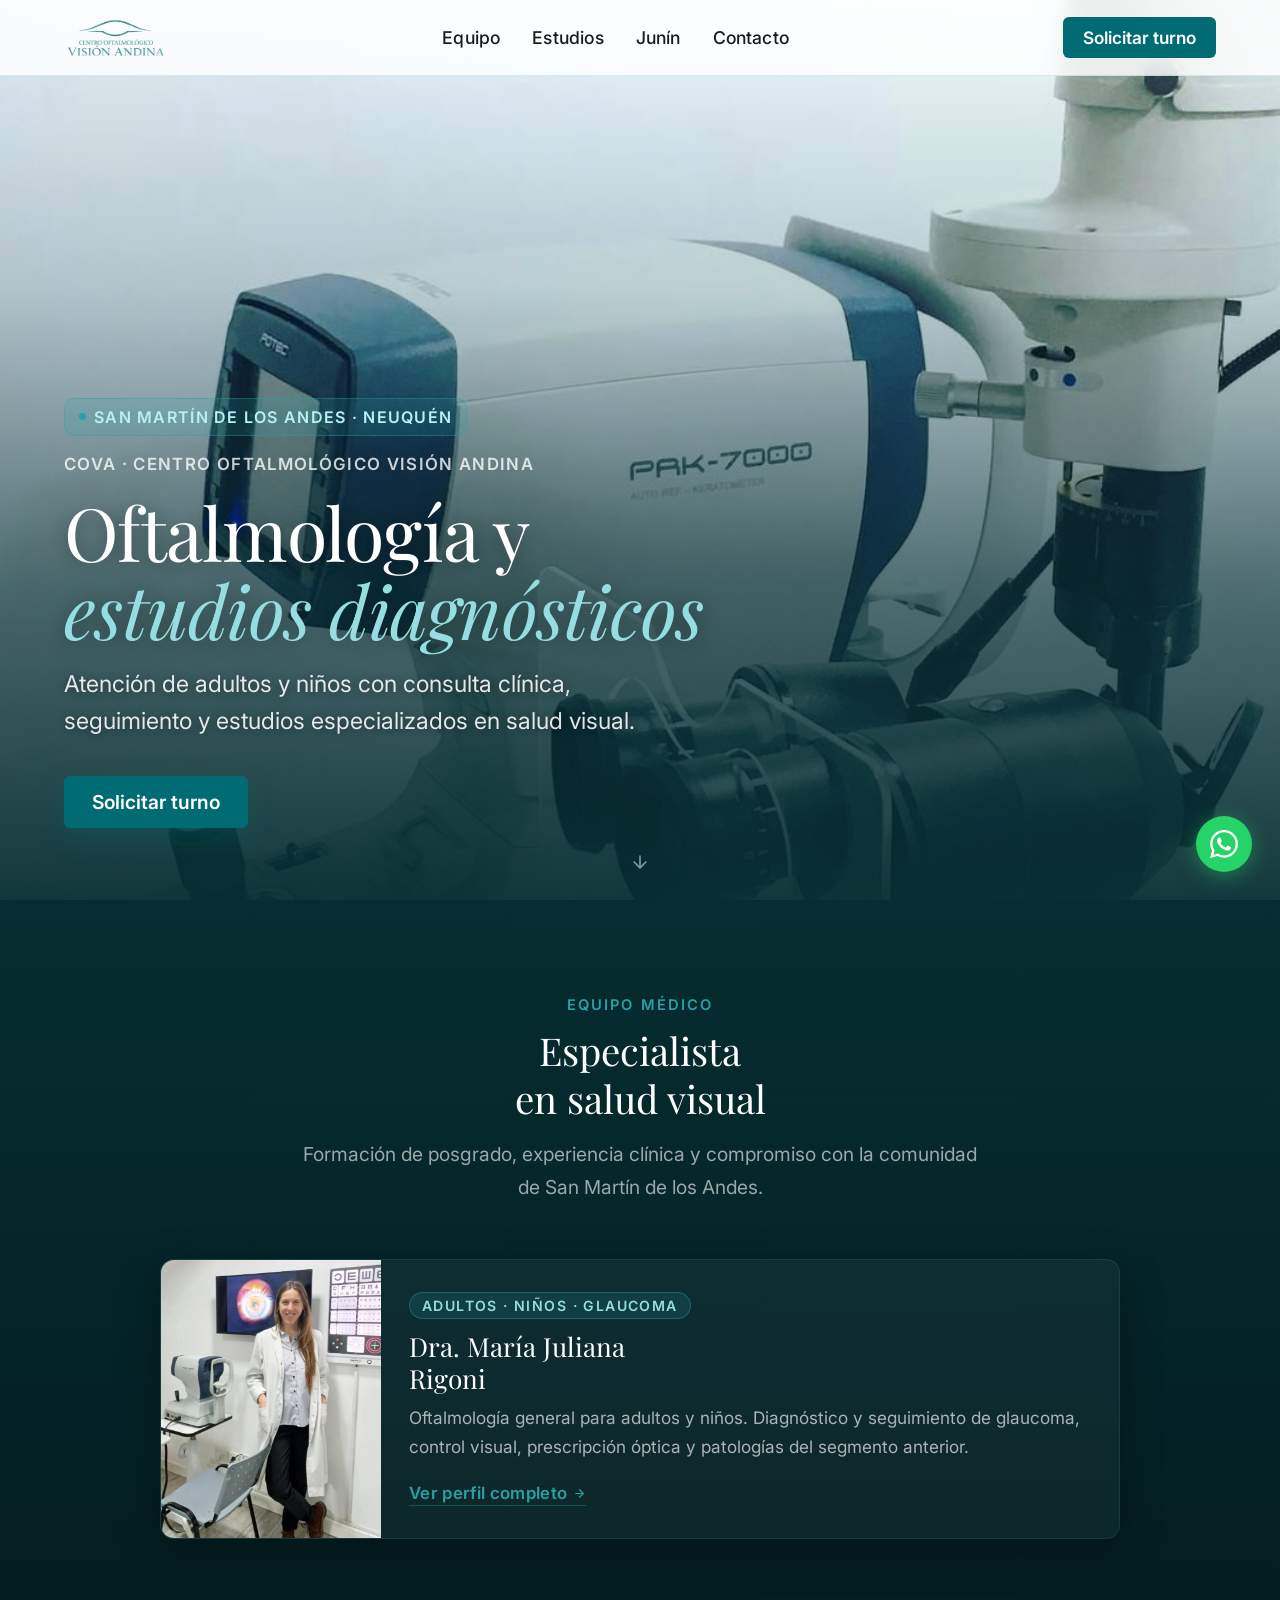
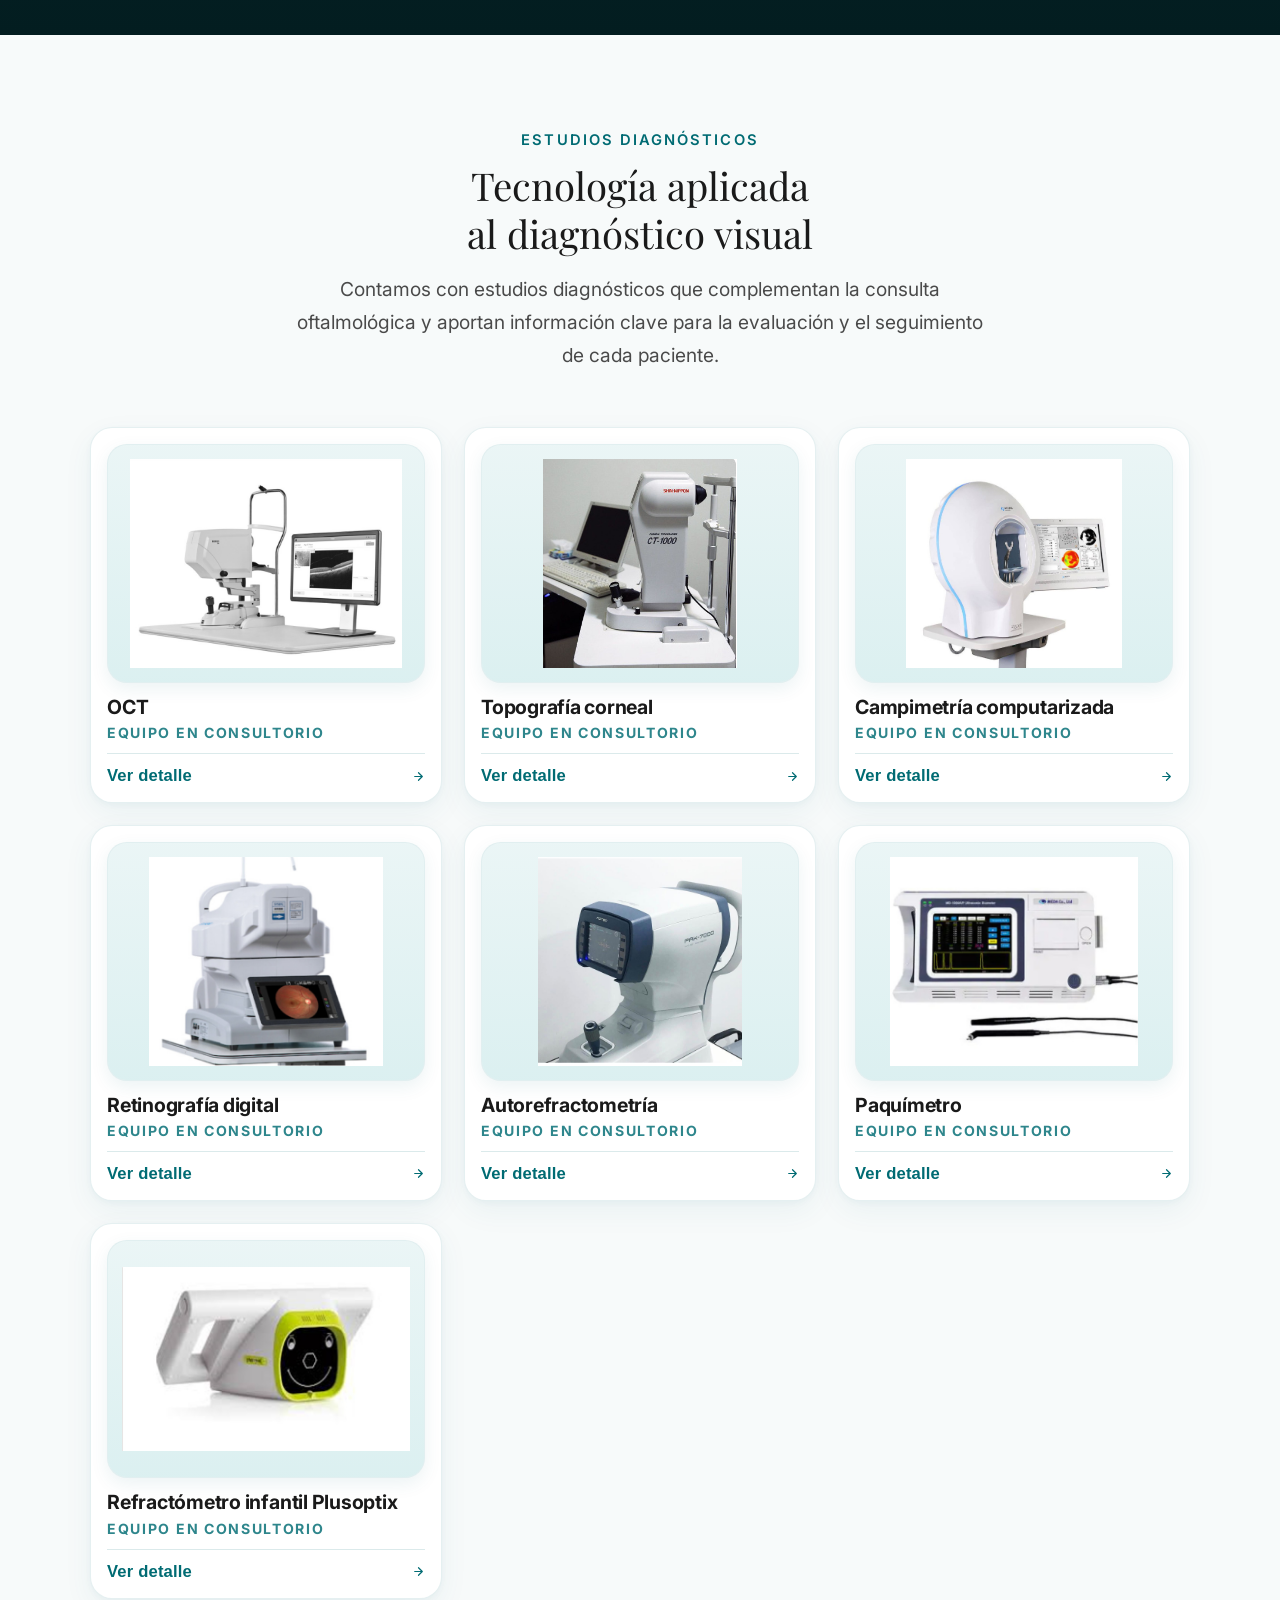
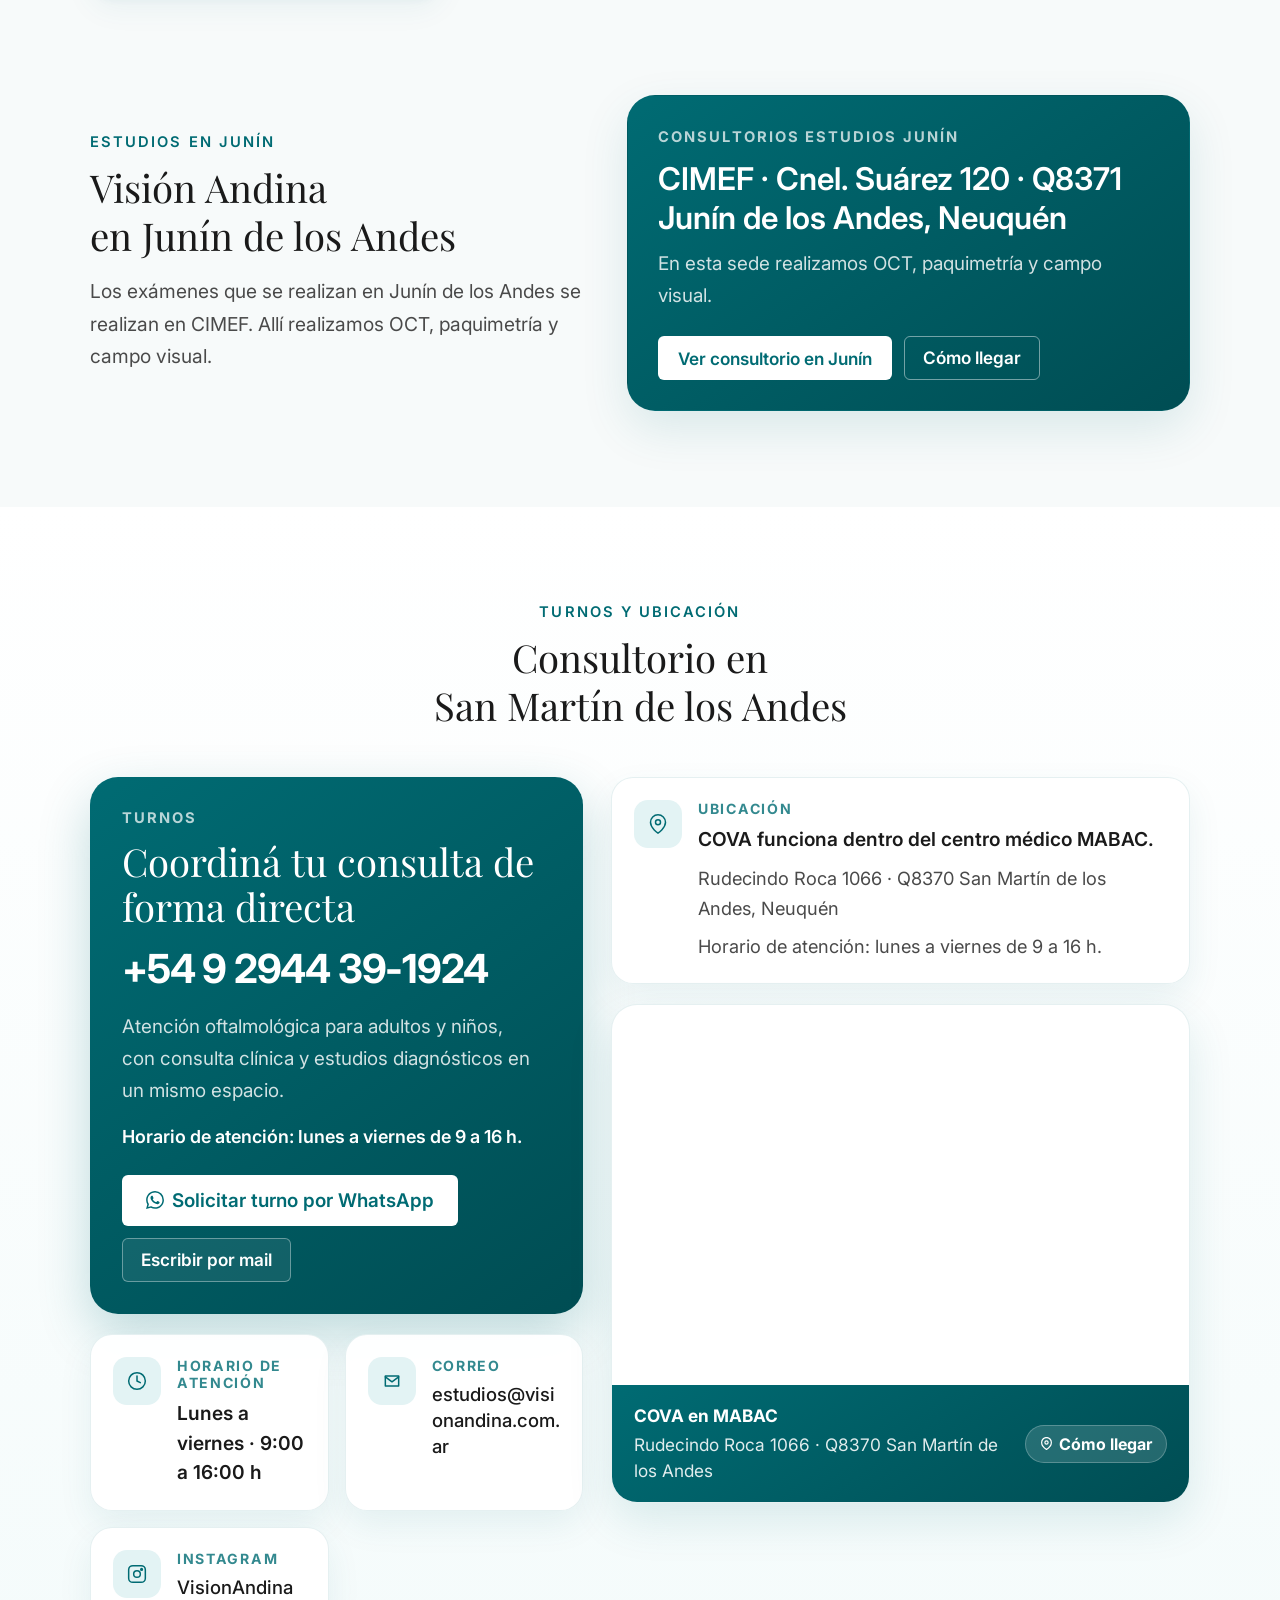
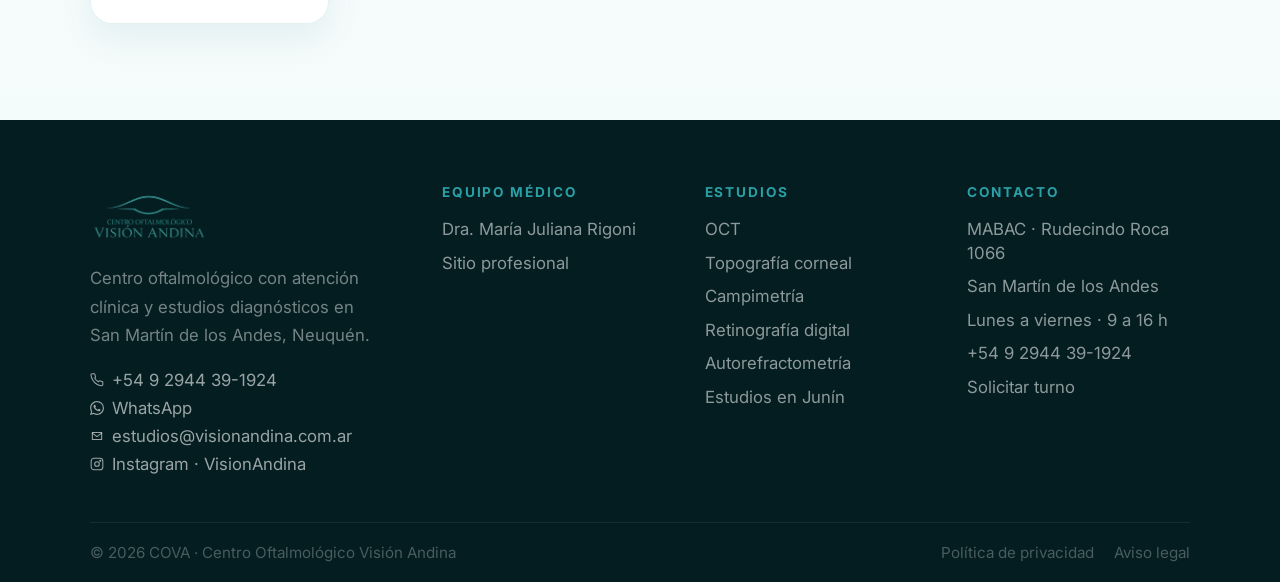
<file: index.html>
<!DOCTYPE html>
<html lang="es-AR">
<head>
  <meta charset="UTF-8">
  <meta name="viewport" content="width=device-width, initial-scale=1.0">
  <meta name="description" content="COVA — Centro Oftalmológico Visión Andina. Atención oftalmológica y estudios diagnósticos en San Martín de los Andes.">
  <title>COVA — Centro Oftalmológico Visión Andina</title>
  <link rel="preconnect" href="https://fonts.googleapis.com">
  <link rel="preconnect" href="https://fonts.gstatic.com" crossorigin>
  <link href="https://fonts.googleapis.com/css2?family=Inter:wght@400;500;600;700&family=Playfair+Display:ital,wght@0,400;0,700;1,400&display=swap" rel="stylesheet">
  <link rel="stylesheet" href="./styles.css">
</head>
<body id="inicio">
  <header class="pv-header" role="banner">
    <div class="pv-header__inner">
      <a href="#inicio" class="pv-logo" aria-label="COVA — Inicio">
        <img class="pv-logo__image" src="./assets/images/COVALogoSiglas.png" alt="" loading="eager">
      </a>
      <nav class="pv-nav" aria-label="Navegación principal">
        <a href="#equipo">Equipo</a>
        <a href="#estudios">Estudios</a>
        <a href="./junin/">Junín</a>
        <a href="#contacto">Contacto</a>
      </nav>
      <div class="pv-header__actions">
        <a href="https://wa.me/5492944391924?text=Hola%2C%20quisiera%20solicitar%20un%20turno" class="btn-primary" target="_blank" rel="noopener">Solicitar turno</a>
      </div>
      <button class="pv-hamburger" id="hamburger" aria-label="Abrir menú" aria-expanded="false">
        <span></span><span></span><span></span>
      </button>
    </div>
  </header>

  <nav class="pv-mobile-menu" id="mobileMenu" aria-label="Menú móvil">
    <a href="#equipo" onclick="closeMenu()">Equipo</a>
    <a href="#estudios" onclick="closeMenu()">Estudios</a>
    <a href="./junin/" onclick="closeMenu()">Junín</a>
    <a href="#contacto" onclick="closeMenu()">Contacto</a>
    <a href="https://wa.me/5492944391924?text=Hola%2C%20quisiera%20solicitar%20un%20turno" class="btn-primary" target="_blank" rel="noopener" onclick="closeMenu()">Solicitar turno</a>
  </nav>

  <main>
    <section class="pv-hero" aria-label="COVA — Centro Oftalmológico Visión Andina">
      <div class="pv-hero__bg" role="img" aria-label="Equipamiento oftalmológico en COVA">
        <div class="pv-hero__bg-slide active" style="background-image:url('./imgs%20COVA/WhatsApp%20Image%202026-04-07%20at%2011.15.54.jpeg');"></div>
        <div class="pv-hero__bg-slide" style="background-image:url('./imgs%20COVA/WhatsApp%20Image%202026-04-07%20at%2011.15.54%20(1).jpeg');"></div>
        <div class="pv-hero__bg-slide" style="background-image:url('./imgs%20dra%20rigoni/hero-rigoni.webp');"></div>
      </div>
      <div class="pv-hero__overlay" aria-hidden="true"></div>
      <div class="pv-hero__content">
        <span class="pv-hero__tag">San Martín de los Andes · Neuquén</span>
        <p class="pv-hero__kicker">COVA · Centro Oftalmológico Visión Andina</p>
        <h1 class="pv-hero__h1">Oftalmología y<br><span class="teal">estudios diagnósticos</span></h1>
        <p class="pv-hero__subtitle">Atención de adultos y niños con consulta clínica, seguimiento y estudios especializados en salud visual.</p>
        <div class="pv-hero__ctas">
          <a href="https://wa.me/5492944391924?text=Hola%2C%20quisiera%20solicitar%20un%20turno" class="btn-primary" target="_blank" rel="noopener">Solicitar turno</a>
        </div>
      </div>
      <div class="pv-hero__scroll" aria-hidden="true">
        <svg width="20" height="20" viewBox="0 0 24 24" fill="none" stroke="currentColor" stroke-width="2" stroke-linecap="round" stroke-linejoin="round"><path d="M12 5v14M5 12l7 7 7-7"></path></svg>
      </div>
    </section>

    <section class="pv-team" id="equipo" aria-labelledby="equipo-heading">
      <p class="pv-section-eyebrow">Equipo médico</p>
      <h2 class="pv-section-heading" id="equipo-heading">Especialista<br>en salud visual</h2>
      <p class="pv-section-lead">Formación de posgrado, experiencia clínica y compromiso con la comunidad de San Martín de los Andes.</p>

      <div class="pv-team__inner">
        <article class="pv-doctor-card" aria-label="Dra. María Juliana Rigoni">
          <div class="pv-doctor-card__photo">
            <img src="./assets/images/doctora/doctora-rigoni-parada.jpeg" alt="Dra. María Juliana Rigoni — Oftalmología general y glaucoma" loading="lazy">
          </div>
          <div class="pv-doctor-card__body">
            <span class="pv-doctor-card__specialty">Adultos · Niños · Glaucoma</span>
            <h3 class="pv-doctor-card__name">Dra. María Juliana<br>Rigoni</h3>
            <p class="pv-doctor-card__areas">Oftalmología general para adultos y niños. Diagnóstico y seguimiento de glaucoma, control visual, prescripción óptica y patologías del segmento anterior.</p>
            <a href="./doctora/" class="pv-doctor-card__link" aria-label="Ver perfil completo de la Dra. Rigoni">
              Ver perfil completo
              <svg width="13" height="13" viewBox="0 0 24 24" fill="none" stroke="currentColor" stroke-width="2.2" stroke-linecap="round" stroke-linejoin="round"><path d="M5 12h14M12 5l7 7-7 7"></path></svg>
            </a>
          </div>
        </article>
      </div>
    </section>

    <section class="pv-services" id="estudios" aria-labelledby="estudios-heading">
      <p class="pv-section-eyebrow">Estudios diagnósticos</p>
      <h2 class="pv-section-heading" id="estudios-heading">Tecnología aplicada<br>al diagnóstico visual</h2>
      <p class="pv-section-lead">Contamos con estudios diagnósticos que complementan la consulta oftalmológica y aportan información clave para la evaluación y el seguimiento de cada paciente.</p>

      <div class="pv-services__grid">
        <article class="pv-afeccion-card pv-study-card" style="--card-delay:0ms" aria-label="OCT">
          <div class="pv-study-card__header">
            <div class="pv-afeccion-icon pv-afeccion-icon--study">
              <img src="./equipos%20imagenes/oct.jpeg" alt="Equipo de OCT" loading="lazy">
            </div>
            <div class="pv-study-card__title-group">
              <p class="pv-afeccion-name">OCT</p>
              <p class="pv-study-card__eyebrow">Equipo en consultorio</p>
            </div>
          </div>
          <button class="pv-afeccion-cta pv-study-trigger" type="button" data-study-title="OCT - Tomografía de Coherencia Óptica" data-study-body="Estudio de alta precisión para evaluar retina, mácula y nervio óptico. Es clave para seguimiento de glaucoma, patologías maculares y control evolutivo." data-study-image="./equipos%20imagenes/oct.jpeg" data-study-image-alt="Equipo de OCT">
            Ver detalle
            <svg width="13" height="13" viewBox="0 0 24 24" fill="none" stroke="currentColor" stroke-width="2.2" stroke-linecap="round" stroke-linejoin="round" aria-hidden="true"><path d="M5 12h14M12 5l7 7-7 7"></path></svg>
          </button>
        </article>

        <article class="pv-afeccion-card pv-study-card" style="--card-delay:60ms" aria-label="Topografía corneal">
          <div class="pv-study-card__header">
            <div class="pv-afeccion-icon pv-afeccion-icon--study">
              <img src="./equipos%20imagenes/topografo.jpeg" alt="Equipo de topografía corneal" loading="lazy">
            </div>
            <div class="pv-study-card__title-group">
              <p class="pv-afeccion-name">Topografía corneal</p>
              <p class="pv-study-card__eyebrow">Equipo en consultorio</p>
            </div>
          </div>
          <button class="pv-afeccion-cta pv-study-trigger" type="button" data-study-title="Topografía corneal" data-study-body="Permite obtener un mapa detallado de la curvatura corneal, útil para diagnóstico, seguimiento y valoración de distintas alteraciones de la superficie ocular." data-study-image="./equipos%20imagenes/topografo.jpeg" data-study-image-alt="Equipo de topografía corneal">
            Ver detalle
            <svg width="13" height="13" viewBox="0 0 24 24" fill="none" stroke="currentColor" stroke-width="2.2" stroke-linecap="round" stroke-linejoin="round" aria-hidden="true"><path d="M5 12h14M12 5l7 7-7 7"></path></svg>
          </button>
        </article>

        <article class="pv-afeccion-card pv-study-card" style="--card-delay:120ms" aria-label="Campimetría computarizada">
          <div class="pv-study-card__header">
            <div class="pv-afeccion-icon pv-afeccion-icon--study">
              <img src="./equipos%20imagenes/campovisual.jpeg" alt="Equipo de campimetría computarizada" loading="lazy">
            </div>
            <div class="pv-study-card__title-group">
              <p class="pv-afeccion-name">Campimetría computarizada</p>
              <p class="pv-study-card__eyebrow">Equipo en consultorio</p>
            </div>
          </div>
          <button class="pv-afeccion-cta pv-study-trigger" type="button" data-study-title="Campimetría computarizada" data-study-body="Analiza el campo visual y ayuda a detectar alteraciones funcionales, especialmente en seguimiento de glaucoma y otras patologías neurológicas u oculares." data-study-image="./equipos%20imagenes/campovisual.jpeg" data-study-image-alt="Equipo de campimetría computarizada">
            Ver detalle
            <svg width="13" height="13" viewBox="0 0 24 24" fill="none" stroke="currentColor" stroke-width="2.2" stroke-linecap="round" stroke-linejoin="round" aria-hidden="true"><path d="M5 12h14M12 5l7 7-7 7"></path></svg>
          </button>
        </article>

        <article class="pv-afeccion-card pv-study-card" style="--card-delay:180ms" aria-label="Retinografía digital">
          <div class="pv-study-card__header">
            <div class="pv-afeccion-icon pv-afeccion-icon--study">
              <img src="./equipos%20imagenes/retinografo.jpeg" alt="Equipo de retinografía digital" loading="lazy">
            </div>
            <div class="pv-study-card__title-group">
              <p class="pv-afeccion-name">Retinografía digital</p>
              <p class="pv-study-card__eyebrow">Equipo en consultorio</p>
            </div>
          </div>
          <button class="pv-afeccion-cta pv-study-trigger" type="button" data-study-title="Retinografía digital" data-study-body="Registro fotográfico del fondo de ojo que permite documentar hallazgos y comparar la evolución del paciente en distintos controles." data-study-image="./equipos%20imagenes/retinografo.jpeg" data-study-image-alt="Equipo de retinografía digital">
            Ver detalle
            <svg width="13" height="13" viewBox="0 0 24 24" fill="none" stroke="currentColor" stroke-width="2.2" stroke-linecap="round" stroke-linejoin="round" aria-hidden="true"><path d="M5 12h14M12 5l7 7-7 7"></path></svg>
          </button>
        </article>

        <article class="pv-afeccion-card pv-study-card" style="--card-delay:240ms" aria-label="Autorefractometría">
          <div class="pv-study-card__header">
            <div class="pv-afeccion-icon pv-afeccion-icon--study">
              <img src="./equipos%20imagenes/autorrefractrometro.jpeg" alt="Equipo de autorefractometría" loading="lazy">
            </div>
            <div class="pv-study-card__title-group">
              <p class="pv-afeccion-name">Autorefractometría</p>
              <p class="pv-study-card__eyebrow">Equipo en consultorio</p>
            </div>
          </div>
          <button class="pv-afeccion-cta pv-study-trigger" type="button" data-study-title="Autorefractometría" data-study-body="Medición objetiva de la graduación ocular como apoyo para la evaluación refractiva y la indicación óptica." data-study-image="./equipos%20imagenes/autorrefractrometro.jpeg" data-study-image-alt="Equipo de autorefractometría">
            Ver detalle
            <svg width="13" height="13" viewBox="0 0 24 24" fill="none" stroke="currentColor" stroke-width="2.2" stroke-linecap="round" stroke-linejoin="round" aria-hidden="true"><path d="M5 12h14M12 5l7 7-7 7"></path></svg>
          </button>
        </article>

        <article class="pv-afeccion-card pv-study-card" style="--card-delay:300ms" aria-label="Paquímetro">
          <div class="pv-study-card__header">
            <div class="pv-afeccion-icon pv-afeccion-icon--study">
              <img src="./equipos%20imagenes/paquimetro.jpeg" alt="Equipo de paquímetro" loading="lazy">
            </div>
            <div class="pv-study-card__title-group">
              <p class="pv-afeccion-name">Paquímetro</p>
              <p class="pv-study-card__eyebrow">Equipo en consultorio</p>
            </div>
          </div>
          <button class="pv-afeccion-cta pv-study-trigger" type="button" data-study-title="Paquímetro" data-study-body="Estudio para medir el espesor corneal, especialmente útil en controles de glaucoma y valoración integral de la córnea." data-study-image="./equipos%20imagenes/paquimetro.jpeg" data-study-image-alt="Equipo de paquímetro">
            Ver detalle
            <svg width="13" height="13" viewBox="0 0 24 24" fill="none" stroke="currentColor" stroke-width="2.2" stroke-linecap="round" stroke-linejoin="round" aria-hidden="true"><path d="M5 12h14M12 5l7 7-7 7"></path></svg>
          </button>
        </article>

        <article class="pv-afeccion-card pv-study-card" style="--card-delay:360ms" aria-label="Refractómetro infantil Plusoptix">
          <div class="pv-study-card__header">
            <div class="pv-afeccion-icon pv-afeccion-icon--study">
              <img src="./equipos%20imagenes/refractrometro%20infantil.jpeg" alt="Equipo de refractómetro infantil Plusoptix" loading="lazy">
            </div>
            <div class="pv-study-card__title-group">
              <p class="pv-afeccion-name">Refractómetro infantil Plusoptix</p>
              <p class="pv-study-card__eyebrow">Equipo en consultorio</p>
            </div>
          </div>
          <button class="pv-afeccion-cta pv-study-trigger" type="button" data-study-title="Refractómetro infantil Plusoptix" data-study-body="El refractómetro infantil Plusoptix es un dispositivo de cribado visual portátil&#10;(fotorrefractómetro) diseñado para detectar rápidamente errores refractivos y&#10;problemas oculares en niños pequeños, bebés y pacientes no colaboradores.&#10;Mide ambos ojos simultáneamente a un metro de distancia en segundos,&#10;detectando miopía, hipermetropía, astigmatismo, anisometropía, anisocoria y&#10;estrabismo" data-study-image="./equipos%20imagenes/refractrometro%20infantil.jpeg" data-study-image-alt="Equipo de refractómetro infantil Plusoptix">
            Ver detalle
            <svg width="13" height="13" viewBox="0 0 24 24" fill="none" stroke="currentColor" stroke-width="2.2" stroke-linecap="round" stroke-linejoin="round" aria-hidden="true"><path d="M5 12h14M12 5l7 7-7 7"></path></svg>
          </button>
        </article>
      </div>

    </section>

    <section class="pv-junin-spotlight" aria-labelledby="junin-heading">
      <div class="pv-junin-spotlight__inner">
        <div class="pv-junin-spotlight__copy">
          <p class="pv-section-eyebrow">Estudios en Junín</p>
          <h2 class="pv-section-heading" id="junin-heading">Visión Andina<br>en Junín de los Andes</h2>
          <p class="pv-section-lead">Los exámenes que se realizan en Junín de los Andes se realizan en CIMEF. Allí realizamos OCT, paquimetría y campo visual.</p>
        </div>

        <article class="pv-junin-spotlight__card">
          <span class="pv-junin-spotlight__label">Consultorios estudios Junín</span>
          <p class="pv-junin-spotlight__address">CIMEF · Cnel. Suárez 120 · Q8371 Junín de los Andes, Neuquén</p>
          <p class="pv-junin-spotlight__note">En esta sede realizamos OCT, paquimetría y campo visual.</p>
          <div class="pv-junin-spotlight__actions">
            <a href="./junin/" class="btn-primary">Ver consultorio en Junín</a>
            <a href="https://www.google.com/maps/search/?api=1&amp;query=CIMEF%20Cnel.%20Su%C3%A1rez%20120%2C%20Q8371%20Jun%C3%ADn%20de%20los%20Andes%2C%20Neuqu%C3%A9n" target="_blank" rel="noopener" class="btn-outline btn-outline-light">Cómo llegar</a>
          </div>
        </article>
      </div>
    </section>
    <div class="pv-modal" id="studyModal" aria-hidden="true">
      <div class="pv-modal__backdrop" data-close-modal></div>
      <div class="pv-modal__dialog" role="dialog" aria-modal="true" aria-labelledby="studyModalTitle">
        <button class="pv-modal__close" type="button" aria-label="Cerrar" data-close-modal>&times;</button>
        <p class="pv-modal__eyebrow">Estudio diagnóstico</p>
        <h3 class="pv-modal__title" id="studyModalTitle"></h3>
        <div class="pv-modal__media" id="studyModalMedia" hidden>
          <img class="pv-modal__image" id="studyModalImage" alt="">
        </div>
        <p class="pv-modal__body" id="studyModalBody"></p>
      </div>
    </div>

    <section class="pv-contact" id="contacto" aria-labelledby="contacto-heading">
      <p class="pv-section-eyebrow">Turnos y ubicación</p>
      <h2 class="pv-section-heading pv-section-heading--contact" id="contacto-heading">Consultorio en<br>San Martín de los Andes</h2>
      <div class="pv-contact__inner">
        <div class="pv-contact__content">
          <article class="pv-contact__appointment-card">
            <p class="pv-contact__panel-kicker">Turnos</p>
            <h3 class="pv-contact__panel-title">Coordiná tu consulta de forma directa</h3>
            <a href="https://wa.me/5492944391924?text=Hola%2C%20quisiera%20solicitar%20un%20turno" class="pv-contact__phone" target="_blank" rel="noopener">+54 9 2944 39-1924</a>
            <p class="pv-contact__panel-copy">Atención oftalmológica para adultos y niños, con consulta clínica y estudios diagnósticos en un mismo espacio.</p>
            <p class="pv-contact__panel-hours">Horario de atención: lunes a viernes de 9 a 16 h.</p>
            <div class="pv-contact__ctas">
              <a href="https://wa.me/5492944391924?text=Hola%2C%20quisiera%20solicitar%20un%20turno" class="btn-primary" target="_blank" rel="noopener"><svg width="18" height="18" viewBox="0 0 24 24" fill="currentColor" aria-hidden="true"><path d="M17.472 14.382c-.297-.149-1.758-.867-2.03-.967-.273-.099-.471-.148-.67.15-.197.297-.767.966-.94 1.164-.173.199-.347.223-.644.075-.297-.15-1.255-.463-2.39-1.475-.883-.788-1.48-1.761-1.653-2.059-.173-.297-.018-.458.13-.606.134-.133.298-.347.446-.52.149-.174.198-.298.298-.497.099-.198.05-.371-.025-.52-.075-.149-.669-1.612-.916-2.207-.242-.579-.487-.5-.669-.51-.173-.008-.371-.01-.57-.01-.198 0-.52.074-.792.372-.272.297-1.04 1.016-1.04 2.479 0 1.462 1.065 2.875 1.213 3.074.149.198 2.096 3.2 5.077 4.487.709.306 1.262.489 1.694.625.712.227 1.36.195 1.871.118.571-.085 1.758-.719 2.006-1.413.248-.694.248-1.289.173-1.413-.074-.124-.272-.198-.57-.347m-5.421 7.403h-.004a9.87 9.87 0 01-5.031-1.378l-.361-.214-3.741.982.998-3.648-.235-.374a9.86 9.86 0 01-1.51-5.26c.001-5.45 4.436-9.884 9.888-9.884 2.64 0 5.122 1.03 6.988 2.898a9.825 9.825 0 012.893 6.994c-.003 5.45-4.437 9.884-9.885 9.884m8.413-18.297A11.815 11.815 0 0012.05 0C5.495 0 .16 5.335.157 11.892c0 2.096.547 4.142 1.588 5.945L.057 24l6.305-1.654a11.882 11.882 0 005.683 1.448h.005c6.554 0 11.89-5.335 11.893-11.893a11.821 11.821 0 00-3.48-8.413z"></path></svg>Solicitar turno por WhatsApp</a>
              <a href="mailto:estudios@visionandina.com.ar" class="btn-outline btn-outline-light">Escribir por mail</a>
            </div>
          </article>

          <div class="pv-contact__details-grid">
            <article class="pv-contact__detail-card">
              <div class="pv-contact__detail-icon"><svg viewBox="0 0 24 24" fill="none" stroke="currentColor" stroke-width="1.8" stroke-linecap="round" stroke-linejoin="round"><circle cx="12" cy="12" r="10"></circle><polyline points="12 6 12 12 16 14"></polyline></svg></div>
              <div>
                <span class="pv-contact__detail-label">Horario de atención</span>
                <p class="pv-contact__detail-value">Lunes a viernes · 9:00 a 16:00 h</p>
              </div>
            </article>

            <article class="pv-contact__detail-card">
              <div class="pv-contact__detail-icon"><svg viewBox="0 0 24 24" fill="none" stroke="currentColor" stroke-width="1.8" stroke-linecap="round" stroke-linejoin="round"><path d="M4 6h16v12H4z"></path><path d="m4 7 8 6 8-6"></path></svg></div>
              <div>
                <span class="pv-contact__detail-label">Correo</span>
                <div class="pv-contact__detail-links">
                  <a href="mailto:estudios@visionandina.com.ar">estudios@visionandina.com.ar</a>
                </div>
              </div>
            </article>

            <article class="pv-contact__detail-card">
              <div class="pv-contact__detail-icon"><svg viewBox="0 0 24 24" fill="none" stroke="currentColor" stroke-width="1.8" stroke-linecap="round" stroke-linejoin="round"><rect x="2" y="2" width="20" height="20" rx="5"></rect><circle cx="12" cy="12" r="4"></circle><circle cx="17.5" cy="6.5" r="1"></circle></svg></div>
              <div>
                <span class="pv-contact__detail-label">Instagram</span>
                <div class="pv-contact__detail-links">
                  <a href="https://www.instagram.com/centrovisionandina?igsh=bHh6aDZhdWwwMnI=" target="_blank" rel="noopener">VisionAndina</a>
                </div>
              </div>
            </article>
          </div>
        </div>

        <div class="pv-contact__map-panel">
          <article class="pv-contact__location-card">
            <div class="pv-contact__detail-icon"><svg viewBox="0 0 24 24" fill="none" stroke="currentColor" stroke-width="1.8" stroke-linecap="round" stroke-linejoin="round"><path d="M21 10c0 7-9 13-9 13s-9-6-9-13a9 9 0 0 1 18 0z"></path><circle cx="12" cy="10" r="3"></circle></svg></div>
            <div>
              <span class="pv-contact__detail-label">Ubicación</span>
              <p class="pv-contact__detail-value">COVA funciona dentro del centro médico MABAC.</p>
              <p class="pv-contact__detail-note">Rudecindo Roca 1066 · Q8370 San Martín de los Andes, Neuquén</p>
              <p class="pv-contact__detail-note">Horario de atención: lunes a viernes de 9 a 16 h.</p>
            </div>
          </article>

          <div class="pv-contact__map-wrap">
            <div class="pv-contact__map"><iframe src="https://www.google.com/maps?output=embed&amp;q=MABAC%20Rudecindo%20Roca%201066%2C%20Q8370%20San%20Mart%C3%ADn%20de%20los%20Andes%2C%20Neuqu%C3%A9n" title="COVA — MABAC Rudecindo Roca 1066, Q8370" loading="lazy" referrerpolicy="no-referrer-when-downgrade" allowfullscreen></iframe></div>
            <div class="pv-contact__map-footer">
              <div class="pv-contact__map-address"><strong>COVA en MABAC</strong>Rudecindo Roca 1066 · Q8370 San Martín de los Andes</div>
              <a href="https://www.google.com/maps/search/?api=1&amp;query=MABAC%20Rudecindo%20Roca%201066%2C%20Q8370%20San%20Mart%C3%ADn%20de%20los%20Andes%2C%20Neuqu%C3%A9n" target="_blank" rel="noopener" class="pv-contact__map-link"><svg width="13" height="13" viewBox="0 0 24 24" fill="none" stroke="currentColor" stroke-width="2.2" stroke-linecap="round" stroke-linejoin="round" aria-hidden="true"><path d="M21 10c0 7-9 13-9 13s-9-6-9-13a9 9 0 0 1 18 0z"></path><circle cx="12" cy="10" r="3"></circle></svg>Cómo llegar</a>
            </div>
          </div>
        </div>
      </div>
    </section>
  </main>

  <footer class="pv-footer" role="contentinfo">
    <div class="pv-footer__inner">
      <div class="pv-footer__top">
        <div class="pv-footer__brand">
          <a href="#inicio" class="pv-footer__brand-lockup" aria-label="COVA — Inicio">
            <img class="pv-logo__image pv-logo__image--footer" src="./assets/images/COVALogoSiglas.png" alt="" loading="lazy">
          </a>
          <p class="pv-footer__brand-desc">Centro oftalmológico con atención clínica y estudios diagnósticos en San Martín de los Andes, Neuquén.</p>
          <div class="pv-footer__brand-contact">
            <a href="tel:+5492944391924"><svg viewBox="0 0 24 24" fill="none" stroke="currentColor" stroke-width="1.8" stroke-linecap="round" stroke-linejoin="round"><path d="M22 16.92v3a2 2 0 0 1-2.18 2 19.79 19.79 0 0 1-8.63-3.07A19.5 19.5 0 0 1 4.69 12 19.79 19.79 0 0 1 1.61 3.4 2 2 0 0 1 3.6 1.22h3a2 2 0 0 1 2 1.72c.127.96.361 1.903.7 2.81a2 2 0 0 1-.45 2.11L7.91 8.77a16 16 0 0 0 6.29 6.29l.95-.95a2 2 0 0 1 2.11-.45c.907.339 1.85.573 2.81.7A2 2 0 0 1 22 16.92z"></path></svg>+54 9 2944 39-1924</a>
            <a href="https://wa.me/5492944391924?text=Hola%2C%20quisiera%20solicitar%20un%20turno" target="_blank" rel="noopener"><svg viewBox="0 0 24 24" fill="currentColor" style="width:14px;height:14px;flex-shrink:0"><path d="M17.472 14.382c-.297-.149-1.758-.867-2.03-.967-.273-.099-.471-.148-.67.15-.197.297-.767.966-.94 1.164-.173.199-.347.223-.644.075-.297-.15-1.255-.463-2.39-1.475-.883-.788-1.48-1.761-1.653-2.059-.173-.297-.018-.458.13-.606.134-.133.298-.347.446-.52.149-.174.198-.298.298-.497.099-.198.05-.371-.025-.52-.075-.149-.669-1.612-.916-2.207-.242-.579-.487-.5-.669-.51-.173-.008-.371-.01-.57-.01-.198 0-.52.074-.792.372-.272.297-1.04 1.016-1.04 2.479 0 1.462 1.065 2.875 1.213 3.074.149.198 2.096 3.2 5.077 4.487.709.306 1.262.489 1.694.625.712.227 1.36.195 1.871.118.571-.085 1.758-.719 2.006-1.413.248-.694.248-1.289.173-1.413-.074-.124-.272-.198-.57-.347m-5.421 7.403h-.004a9.87 9.87 0 01-5.031-1.378l-.361-.214-3.741.982.998-3.648-.235-.374a9.86 9.86 0 01-1.51-5.26c.001-5.45 4.436-9.884 9.888-9.884 2.64 0 5.122 1.03 6.988 2.898a9.825 9.825 0 012.893 6.994c-.003 5.45-4.437 9.884-9.885 9.884m8.413-18.297A11.815 11.815 0 0012.05 0C5.495 0 .16 5.335.157 11.892c0 2.096.547 4.142 1.588 5.945L.057 24l6.305-1.654a11.882 11.882 0 005.683 1.448h.005c6.554 0 11.89-5.335 11.893-11.893a11.821 11.821 0 00-3.48-8.413z"></path></svg>WhatsApp</a>
            <a href="mailto:estudios@visionandina.com.ar"><svg viewBox="0 0 24 24" fill="none" stroke="currentColor" stroke-width="1.8" stroke-linecap="round" stroke-linejoin="round"><path d="M4 6h16v12H4z"></path><path d="m4 7 8 6 8-6"></path></svg>estudios@visionandina.com.ar</a>
            <a href="https://www.instagram.com/centrovisionandina?igsh=bHh6aDZhdWwwMnI=" target="_blank" rel="noopener"><svg viewBox="0 0 24 24" fill="none" stroke="currentColor" stroke-width="1.8" stroke-linecap="round" stroke-linejoin="round"><rect x="2" y="2" width="20" height="20" rx="5"></rect><circle cx="12" cy="12" r="4"></circle><circle cx="17.5" cy="6.5" r="1"></circle></svg>Instagram · VisionAndina</a>
          </div>
        </div>

        <div class="pv-footer__col">
          <p class="pv-footer__col-title">Equipo médico</p>
          <a href="#equipo">Dra. María Juliana Rigoni</a>
          <a href="./doctora/">Sitio profesional</a>
        </div>

        <div class="pv-footer__col">
          <p class="pv-footer__col-title">Estudios</p>
          <a href="#estudios">OCT</a>
          <a href="#estudios">Topografía corneal</a>
          <a href="#estudios">Campimetría</a>
          <a href="#estudios">Retinografía digital</a>
          <a href="#estudios">Autorefractometría</a>
          <a href="./junin/">Estudios en Junín</a>
        </div>

        <div class="pv-footer__col">
          <p class="pv-footer__col-title">Contacto</p>
          <a href="#contacto">MABAC · Rudecindo Roca 1066</a>
          <a href="#contacto">San Martín de los Andes</a>
          <a href="#contacto">Lunes a viernes · 9 a 16 h</a>
          <a href="tel:+5492944391924">+54 9 2944 39-1924</a>
          <a href="https://wa.me/5492944391924?text=Hola%2C%20quisiera%20solicitar%20un%20turno" target="_blank" rel="noopener">Solicitar turno</a>
        </div>
      </div>

      <div class="pv-footer__bottom">
        <p class="pv-footer__copy">© 2026 COVA · Centro Oftalmológico Visión Andina</p>
        <nav class="pv-footer__legal" aria-label="Legal">
          <a href="#">Política de privacidad</a>
          <a href="#">Aviso legal</a>
        </nav>
      </div>
    </div>
  </footer>

  <a href="https://wa.me/5492944391924?text=Hola%2C%20quisiera%20solicitar%20un%20turno" class="pv-wa-bubble" target="_blank" rel="noopener" aria-label="Contactar por WhatsApp"><svg viewBox="0 0 24 24" fill="currentColor" aria-hidden="true"><path d="M17.472 14.382c-.297-.149-1.758-.867-2.03-.967-.273-.099-.471-.148-.67.15-.197.297-.767.966-.94 1.164-.173.199-.347.223-.644.075-.297-.15-1.255-.463-2.39-1.475-.883-.788-1.48-1.761-1.653-2.059-.173-.297-.018-.458.13-.606.134-.133.298-.347.446-.52.149-.174.198-.298.298-.497.099-.198.05-.371-.025-.52-.075-.149-.669-1.612-.916-2.207-.242-.579-.487-.5-.669-.51-.173-.008-.371-.01-.57-.01-.198 0-.52.074-.792.372-.272.297-1.04 1.016-1.04 2.479 0 1.462 1.065 2.875 1.213 3.074.149.198 2.096 3.2 5.077 4.487.709.306 1.262.489 1.694.625.712.227 1.36.195 1.871.118.571-.085 1.758-.719 2.006-1.413.248-.694.248-1.289.173-1.413-.074-.124-.272-.198-.57-.347m-5.421 7.403h-.004a9.87 9.87 0 01-5.031-1.378l-.361-.214-3.741.982.998-3.648-.235-.374a9.86 9.86 0 01-1.51-5.26c.001-5.45 4.436-9.884 9.888-9.884 2.64 0 5.122 1.03 6.988 2.898a9.825 9.825 0 012.893 6.994c-.003 5.45-4.437 9.884-9.885 9.884m8.413-18.297A11.815 11.815 0 0012.05 0C5.495 0 .16 5.335.157 11.892c0 2.096.547 4.142 1.588 5.945L.057 24l6.305-1.654a11.882 11.882 0 005.683 1.448h.005c6.554 0 11.89-5.335 11.893-11.893a11.821 11.821 0 00-3.48-8.413z"></path></svg></a>

  <script src="./script.js" defer></script>
</body>
</html>
</file>
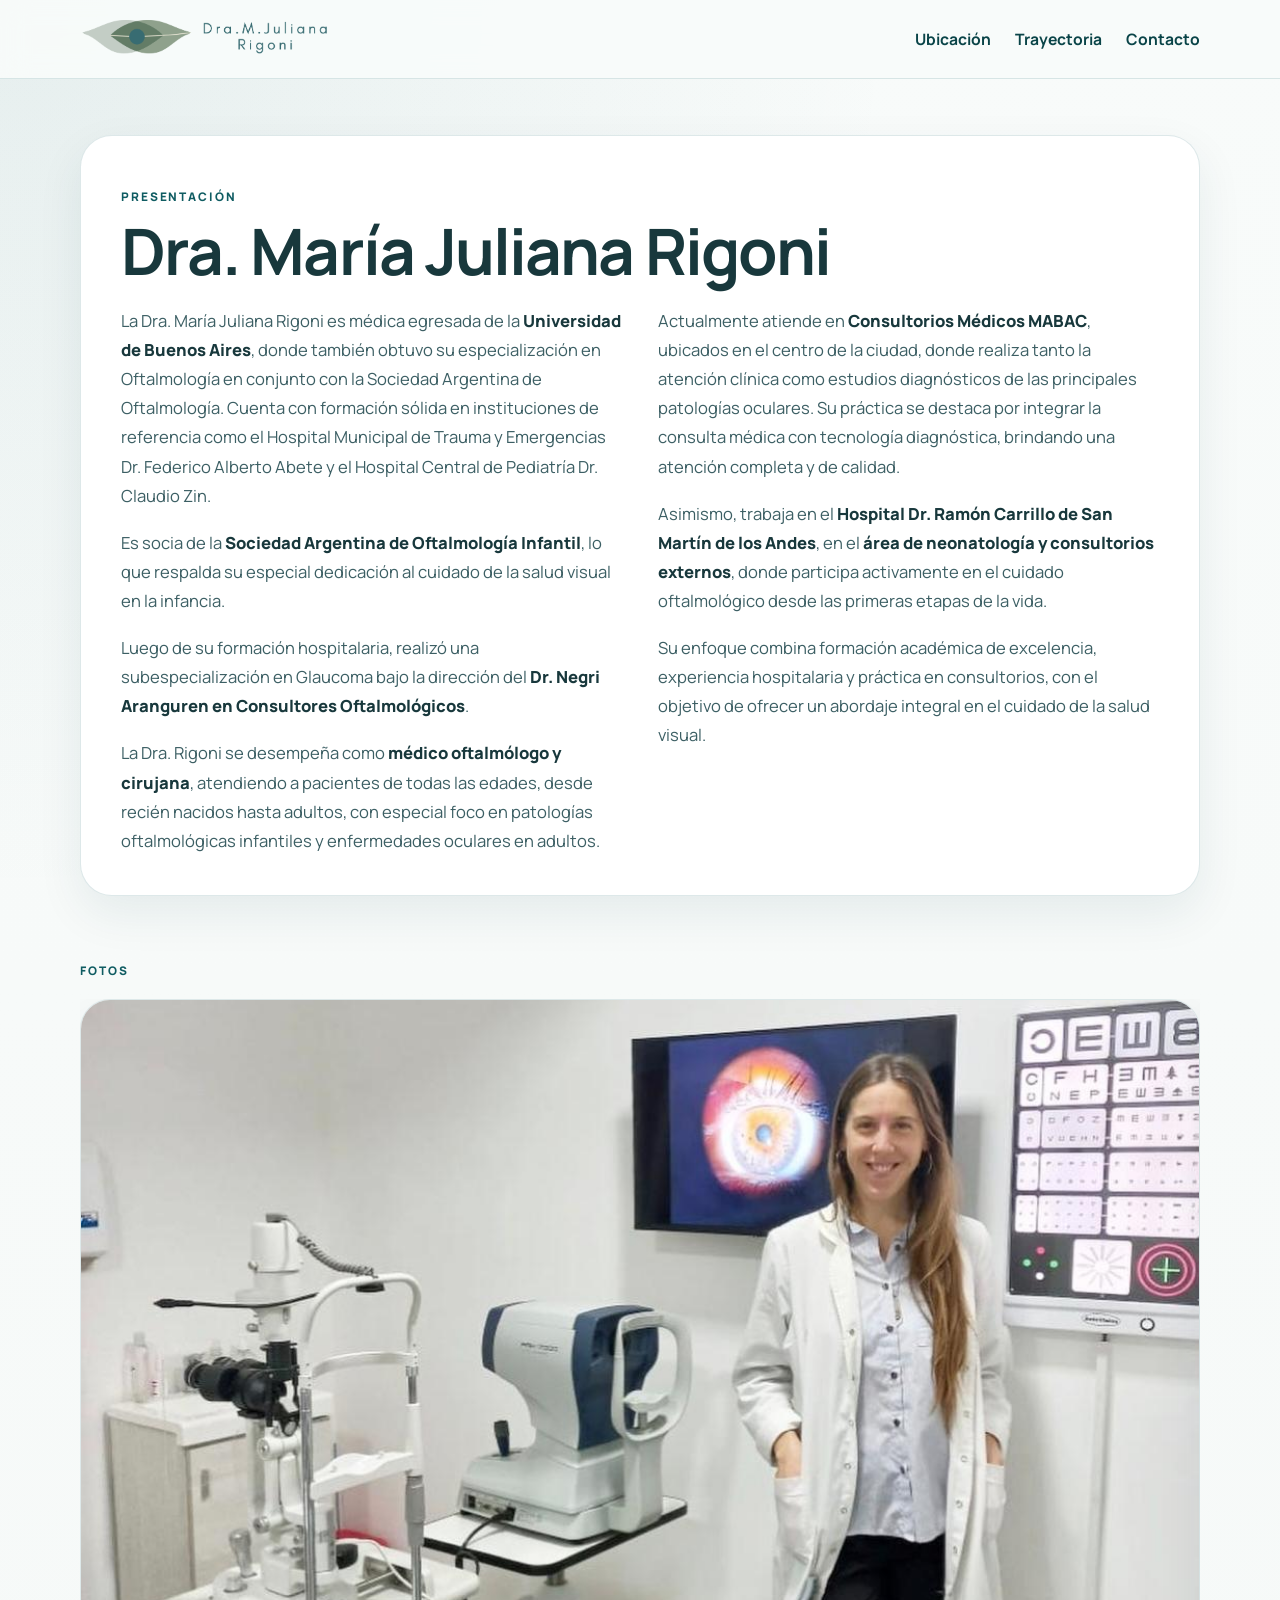
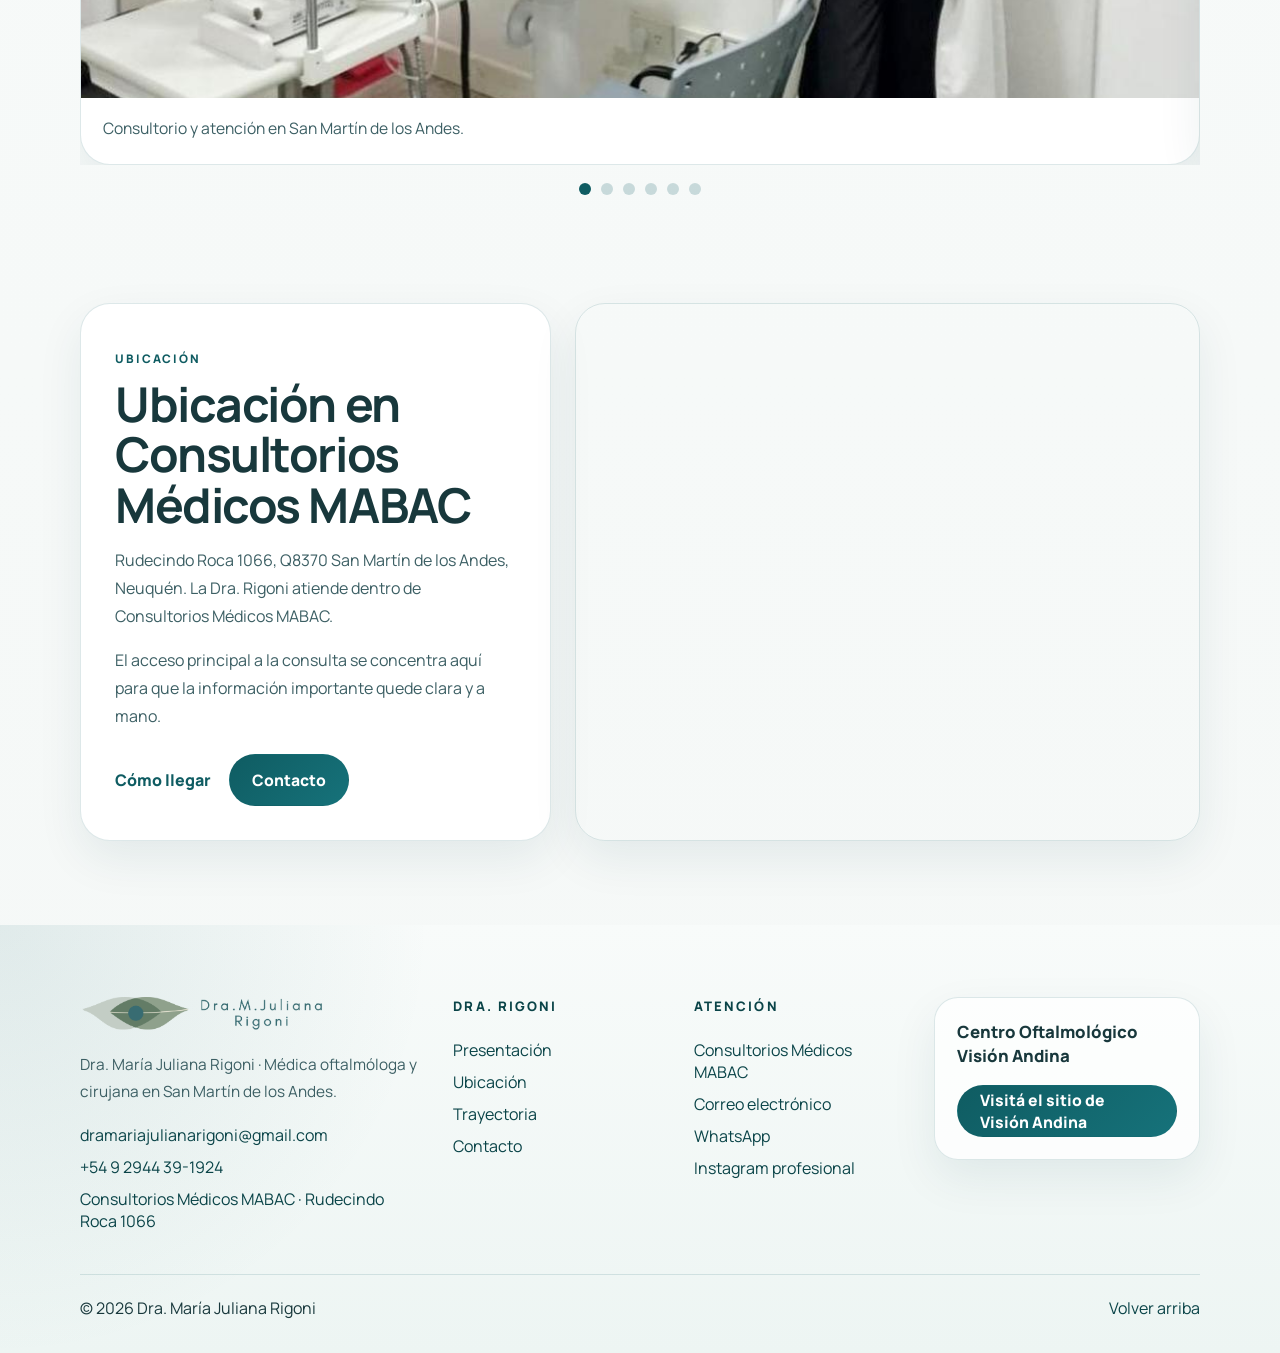
<file: doctora/index.html>
<!DOCTYPE html>
<html lang="es-AR">
<head>
  <meta charset="UTF-8">
  <meta name="viewport" content="width=device-width, initial-scale=1.0">
  <meta name="description" content="Presentación profesional de la Dra. María Juliana Rigoni, médica oftalmóloga en San Martín de los Andes.">
  <meta name="theme-color" content="#0f5c62">
  <title>Dra. María Juliana Rigoni | Oftalmología en San Martín de los Andes</title>
  <link rel="preconnect" href="https://fonts.googleapis.com">
  <link rel="preconnect" href="https://fonts.gstatic.com" crossorigin>
  <link href="https://fonts.googleapis.com/css2?family=Manrope:wght@400;500;600;700;800&display=swap" rel="stylesheet">
  <link rel="stylesheet" href="./styles.css">
</head>
<body class="rigoni-page" id="inicio">
  <header class="rigoni-header">
    <div class="rigoni-shell rigoni-header__inner">
      <a class="rigoni-brand" href="#inicio" aria-label="Inicio del sitio de la Dra. María Juliana Rigoni">
        <img class="rigoni-brand__logo" src="../imgs%20dra%20rigoni/2LogoRigoni@300x.png" alt="">
      </a>

      <nav class="rigoni-nav" aria-label="Navegación principal">
        <a href="#ubicacion">Ubicación</a>
        <a href="./trayectoria/">Trayectoria</a>
        <button class="rigoni-nav__button" type="button" data-open-contact-modal>Contacto</button>
      </nav>

      <button class="rigoni-menu-button" id="menuButton" type="button" aria-label="Abrir menú" aria-expanded="false" aria-controls="mobileMenu">
        <span></span>
        <span></span>
        <span></span>
      </button>
    </div>

    <nav class="rigoni-mobile-nav" id="mobileMenu" aria-label="Menú móvil">
      <a href="#ubicacion">Ubicación</a>
      <a href="./trayectoria/">Trayectoria</a>
      <button class="rigoni-nav__button rigoni-nav__button--mobile" type="button" data-open-contact-modal>Contacto</button>
    </nav>
  </header>

  <main>
    <section class="rigoni-intro" id="presentacion" aria-labelledby="presentacion-heading">
      <div class="rigoni-shell">
        <article class="rigoni-intro__card">
          <p class="rigoni-section-label">Presentación</p>
          <h1 class="rigoni-display" id="presentacion-heading">Dra. María Juliana Rigoni</h1>
          <div class="rigoni-intro__text">
            <p>La Dra. María Juliana Rigoni es médica egresada de la <strong>Universidad de Buenos Aires</strong>, donde también obtuvo su especialización en Oftalmología en conjunto con la Sociedad Argentina de Oftalmología. Cuenta con formación sólida en instituciones de referencia como el Hospital Municipal de Trauma y Emergencias Dr. Federico Alberto Abete y el Hospital Central de Pediatría Dr. Claudio Zin.</p>
            <p>Es socia de la <strong>Sociedad Argentina de Oftalmología Infantil</strong>, lo que respalda su especial dedicación al cuidado de la salud visual en la infancia.</p>
            <p>Luego de su formación hospitalaria, realizó una subespecialización en Glaucoma bajo la dirección del <strong>Dr. Negri Aranguren en Consultores Oftalmológicos</strong>.</p>
            <p>La Dra. Rigoni se desempeña como <strong>médico oftalmólogo y cirujana</strong>, atendiendo a pacientes de todas las edades, desde recién nacidos hasta adultos, con especial foco en patologías oftalmológicas infantiles y enfermedades oculares en adultos.</p>
            <p>Actualmente atiende en <strong>Consultorios Médicos MABAC</strong>, ubicados en el centro de la ciudad, donde realiza tanto la atención clínica como estudios diagnósticos de las principales patologías oculares. Su práctica se destaca por integrar la consulta médica con tecnología diagnóstica, brindando una atención completa y de calidad.</p>
            <p>Asimismo, trabaja en el <strong>Hospital Dr. Ramón Carrillo de San Martín de los Andes</strong>, en el <strong>área de neonatología y consultorios externos</strong>, donde participa activamente en el cuidado oftalmológico desde las primeras etapas de la vida.</p>
            <p>Su enfoque combina formación académica de excelencia, experiencia hospitalaria y práctica en consultorios, con el objetivo de ofrecer un abordaje integral en el cuidado de la salud visual.</p>
          </div>
        </article>
      </div>
    </section>

    <section class="rigoni-gallery" id="fotos" aria-label="Fotos">
      <div class="rigoni-shell">
        <div class="rigoni-section-header">
          <p class="rigoni-section-label">Fotos</p>
        </div>

        <div class="rigoni-carousel" data-carousel>
          <div class="rigoni-carousel__viewport">
            <div class="rigoni-carousel__track" data-carousel-track>
              <figure class="rigoni-carousel__slide rigoni-carousel__slide--shift-15 is-active">
                <img src="../assets/images/doctora/doctora-rigoni-parada.jpeg" alt="La Dra. Rigoni en el consultorio junto al equipamiento oftalmológico" loading="eager">
                <figcaption>Consultorio y atención en San Martín de los Andes.</figcaption>
              </figure>
              <figure class="rigoni-carousel__slide">
                <img src="../assets/images/doctora/portrait-rigoni.webp" alt="Retrato profesional de la Dra. María Juliana Rigoni" loading="lazy">
                <figcaption>Presentación profesional.</figcaption>
              </figure>
              <figure class="rigoni-carousel__slide">
                <img src="../assets/images/doctora/consulta-rigoni.webp" alt="La Dra. Rigoni realizando una consulta oftalmológica" loading="lazy">
                <figcaption>Consulta oftalmológica en consultorio.</figcaption>
              </figure>
              <figure class="rigoni-carousel__slide rigoni-carousel__slide--shift-45">
                <img src="../assets/images/doctora/consulta-cartel-rigoni.jpeg" alt="La Dra. Rigoni en un espacio de atención visual" loading="lazy">
                <figcaption>Trabajo clínico diario.</figcaption>
              </figure>
              <figure class="rigoni-carousel__slide rigoni-carousel__slide--shift-45">
                <img src="../assets/images/doctora/neonatologia-rigoni.jpeg" alt="La Dra. Rigoni realizando atención oftalmológica neonatal" loading="lazy">
                <figcaption>Atención oftalmológica neonatal.</figcaption>
              </figure>
              <figure class="rigoni-carousel__slide">
                <img src="../assets/images/doctora/neonatologia-hospital-rigoni.jpeg" alt="La Dra. Rigoni en el área hospitalaria atendiendo a un recién nacido" loading="lazy">
                <figcaption>Práctica hospitalaria y trabajo con recién nacidos.</figcaption>
              </figure>
            </div>
          </div>

        </div>

        <div class="rigoni-carousel__dots" aria-label="Seleccionar foto">
          <button class="rigoni-carousel__dot is-active" type="button" data-carousel-dot aria-label="Ir a la foto 1" aria-current="true"></button>
          <button class="rigoni-carousel__dot" type="button" data-carousel-dot aria-label="Ir a la foto 2"></button>
          <button class="rigoni-carousel__dot" type="button" data-carousel-dot aria-label="Ir a la foto 3"></button>
          <button class="rigoni-carousel__dot" type="button" data-carousel-dot aria-label="Ir a la foto 4"></button>
          <button class="rigoni-carousel__dot" type="button" data-carousel-dot aria-label="Ir a la foto 5"></button>
          <button class="rigoni-carousel__dot" type="button" data-carousel-dot aria-label="Ir a la foto 6"></button>
        </div>
      </div>
    </section>

    <section class="rigoni-location" id="ubicacion" aria-labelledby="ubicacion-heading">
      <div class="rigoni-shell rigoni-location__grid">
        <article class="rigoni-location__card">
          <p class="rigoni-section-label">Ubicación</p>
          <h2 class="rigoni-section-title" id="ubicacion-heading">Ubicación en Consultorios Médicos MABAC</h2>
          <p class="rigoni-location__copy">Rudecindo Roca 1066, Q8370 San Martín de los Andes, Neuquén. La Dra. Rigoni atiende dentro de Consultorios Médicos MABAC.</p>
          <p class="rigoni-location__copy">El acceso principal a la consulta se concentra aquí para que la información importante quede clara y a mano.</p>
          <div class="rigoni-location__actions">
            <a class="rigoni-location__link" href="https://www.google.com/maps/search/?api=1&amp;query=MABAC%20Rudecindo%20Roca%201066%2C%20Q8370%20San%20Mart%C3%ADn%20de%20los%20Andes%2C%20Neuqu%C3%A9n" target="_blank" rel="noopener">Cómo llegar</a>
            <button class="rigoni-button rigoni-button--primary" type="button" data-open-contact-modal>Contacto</button>
          </div>
        </article>

        <div class="rigoni-location__map">
          <iframe src="https://www.google.com/maps?output=embed&amp;q=MABAC%20Rudecindo%20Roca%201066%2C%20Q8370%20San%20Mart%C3%ADn%20de%20los%20Andes%2C%20Neuqu%C3%A9n" title="Consultorios Médicos MABAC" loading="lazy" referrerpolicy="no-referrer-when-downgrade" allowfullscreen></iframe>
        </div>
      </div>
    </section>
  </main>

  <div class="rigoni-modal" id="contactModal" aria-hidden="true">
    <div class="rigoni-modal__backdrop" data-close-contact-modal></div>
    <div class="rigoni-modal__dialog" role="dialog" aria-modal="true" aria-labelledby="contactModalTitle">
      <button class="rigoni-modal__close" type="button" aria-label="Cerrar" data-close-contact-modal>&times;</button>
      <p class="rigoni-modal__eyebrow">Contacto</p>
      <h2 class="rigoni-modal__title" id="contactModalTitle">Hacer una consulta</h2>
      <p class="rigoni-modal__copy">Podés completar los campos y abrir un mail prellenado para dramariajulianarigoni@gmail.com o escribir por WhatsApp.</p>

      <form class="rigoni-contact-form" id="contactForm">
        <label class="rigoni-contact-form__field">
          <span>Nombre</span>
          <input type="text" name="name" placeholder="Tu nombre">
        </label>

        <label class="rigoni-contact-form__field">
          <span>Correo electrónico</span>
          <input type="email" name="email" placeholder="nombre@correo.com">
        </label>

        <label class="rigoni-contact-form__field">
          <span>Consulta</span>
          <textarea name="message" rows="5" placeholder="Escribí tu consulta acá."></textarea>
        </label>
      </form>

      <div class="rigoni-contact-actions">
        <a class="rigoni-button rigoni-button--primary rigoni-button--stretch" id="contactMailLink" href="mailto:dramariajulianarigoni@gmail.com">Escribir por mail</a>
        <a class="rigoni-button rigoni-button--ghost rigoni-button--stretch" href="https://wa.me/5492944391924?text=Hola%2C%20quisiera%20hacer%20una%20consulta" target="_blank" rel="noopener">Hablar por WhatsApp</a>
      </div>
    </div>
  </div>

  <footer class="rigoni-footer">
    <div class="rigoni-shell">
      <div class="rigoni-footer__top">
        <div class="rigoni-footer__brand">
          <a class="rigoni-footer__logo-link" href="#inicio" aria-label="Inicio del sitio de la Dra. María Juliana Rigoni">
            <img class="rigoni-footer__logo" src="../imgs%20dra%20rigoni/2LogoRigoni@300x.png" alt="">
          </a>
          <p class="rigoni-footer__copy">Dra. María Juliana Rigoni · Médica oftalmóloga y cirujana en San Martín de los Andes.</p>
          <div class="rigoni-footer__contact-list">
            <a href="mailto:dramariajulianarigoni@gmail.com">dramariajulianarigoni@gmail.com</a>
            <a href="https://wa.me/5492944391924?text=Hola%2C%20quisiera%20hacer%20una%20consulta" target="_blank" rel="noopener">+54 9 2944 39-1924</a>
            <a href="https://www.google.com/maps/search/?api=1&amp;query=MABAC%20Rudecindo%20Roca%201066%2C%20Q8370%20San%20Mart%C3%ADn%20de%20los%20Andes%2C%20Neuqu%C3%A9n" target="_blank" rel="noopener">Consultorios Médicos MABAC · Rudecindo Roca 1066</a>
          </div>
        </div>

        <div class="rigoni-footer__col">
          <p class="rigoni-footer__col-title">Dra. Rigoni</p>
          <a href="#presentacion">Presentación</a>
          <a href="#ubicacion">Ubicación</a>
          <a href="./trayectoria/">Trayectoria</a>
          <button type="button" data-open-contact-modal>Contacto</button>
        </div>

        <div class="rigoni-footer__col">
          <p class="rigoni-footer__col-title">Atención</p>
          <a href="#ubicacion">Consultorios Médicos MABAC</a>
          <a href="mailto:dramariajulianarigoni@gmail.com">Correo electrónico</a>
          <a href="https://wa.me/5492944391924?text=Hola%2C%20quisiera%20hacer%20una%20consulta" target="_blank" rel="noopener">WhatsApp</a>
          <a href="https://www.instagram.com/dramjulianarigoni/?hl=es" target="_blank" rel="noopener">Instagram profesional</a>
        </div>

        <div class="rigoni-footer__cta-card">
          <p>Centro Oftalmológico Visión Andina</p>
          <a class="rigoni-button rigoni-button--primary rigoni-button--stretch" href="../index.html">Visitá el sitio de Visión Andina</a>
        </div>
      </div>

      <div class="rigoni-footer__bottom">
        <p>© 2026 Dra. María Juliana Rigoni</p>
        <a href="#inicio">Volver arriba</a>
      </div>
    </div>
  </footer>

  <script src="./script.js" defer></script>
</body>
</html>
</file>
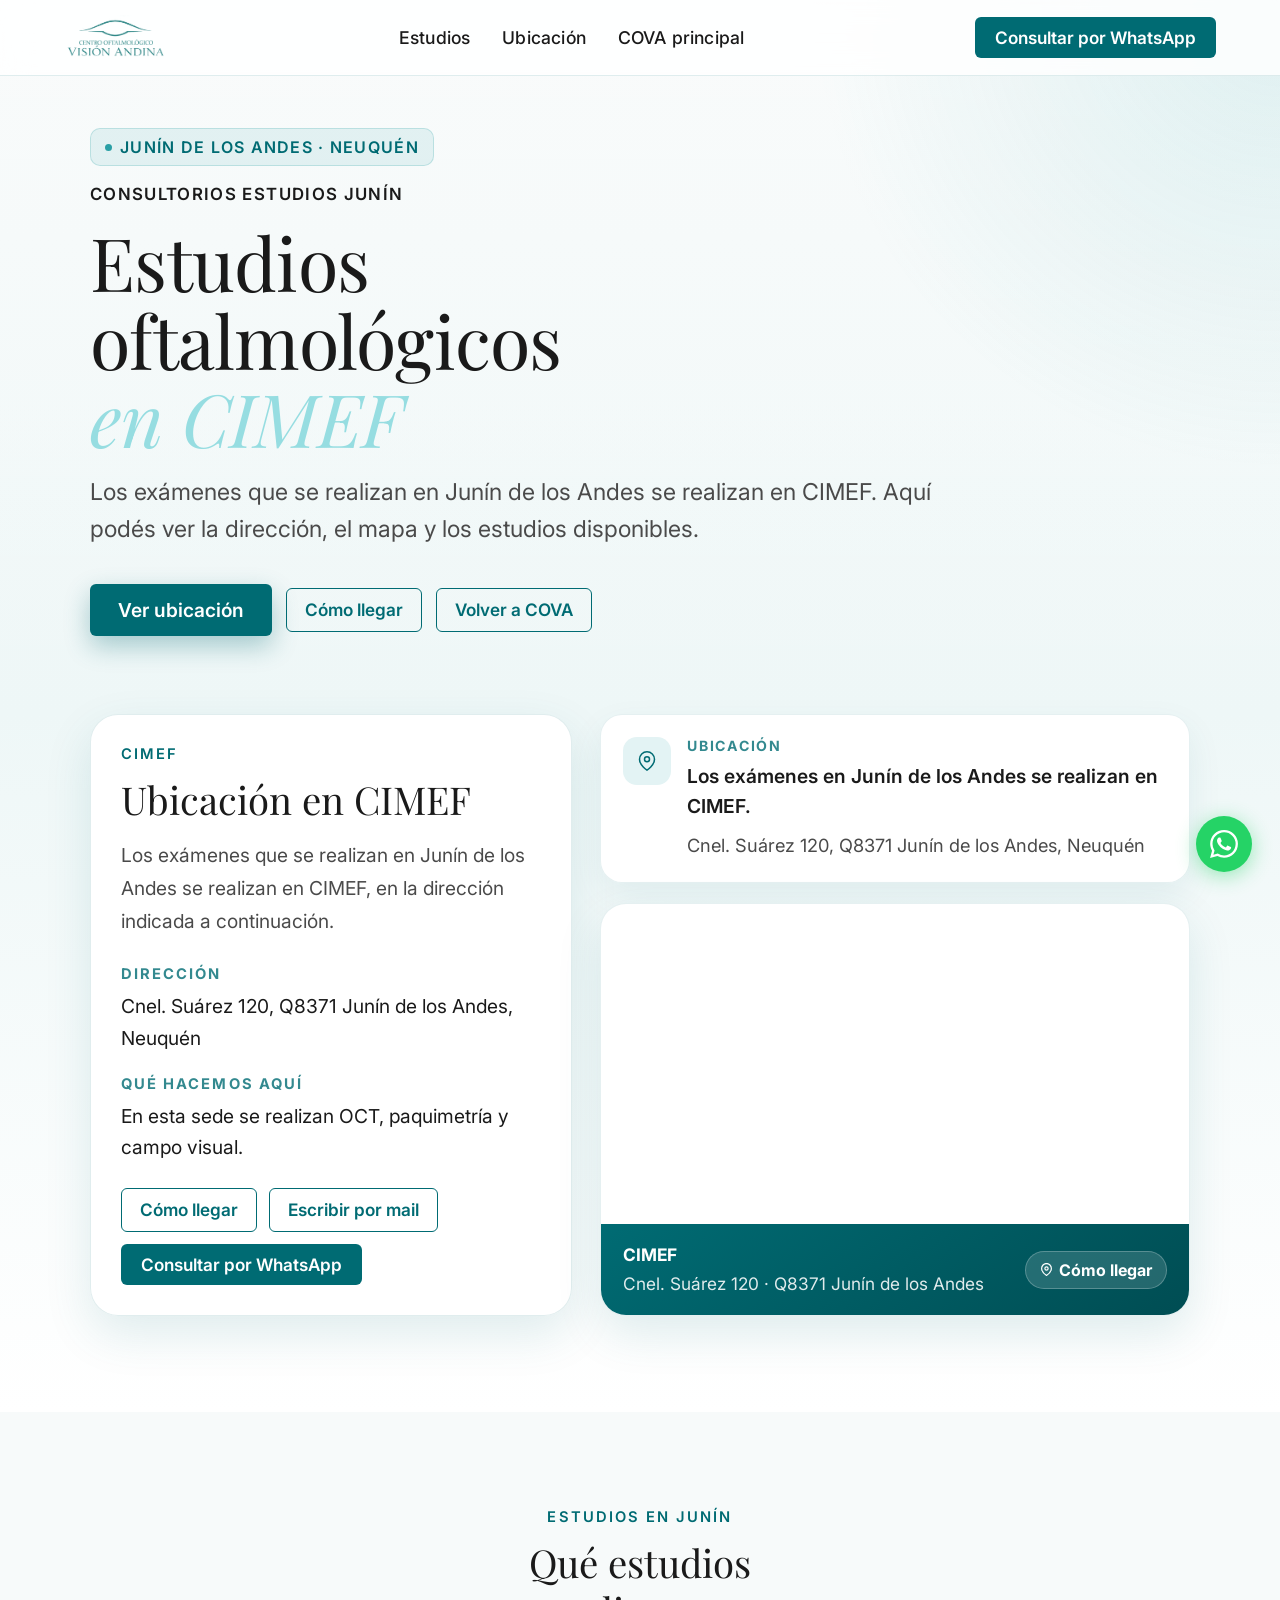
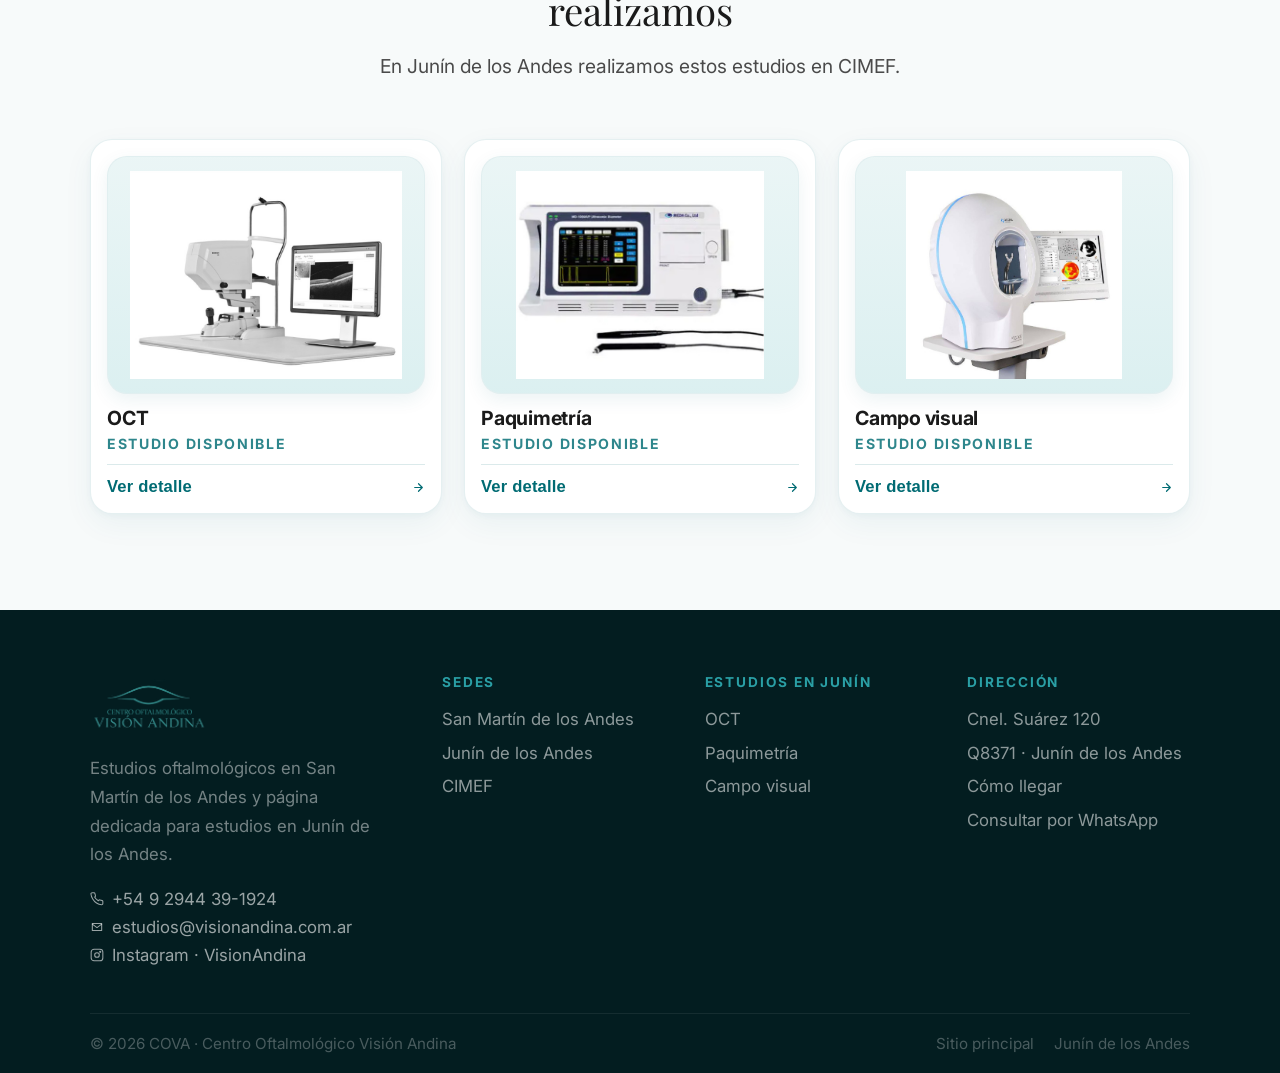
<file: junin/index.html>
<!DOCTYPE html>
<html lang="es-AR">
<head>
  <meta charset="UTF-8">
  <meta name="viewport" content="width=device-width, initial-scale=1.0">
  <meta name="description" content="Consultorios estudios Junín de COVA. Estudios oftalmológicos en CIMEF, con dirección, mapa y estudios disponibles en Junín de los Andes.">
  <title>Estudios en Junín de los Andes | COVA</title>
  <link rel="preconnect" href="https://fonts.googleapis.com">
  <link rel="preconnect" href="https://fonts.gstatic.com" crossorigin>
  <link href="https://fonts.googleapis.com/css2?family=Inter:wght@400;500;600;700&family=Playfair+Display:ital,wght@0,400;0,700;1,400&display=swap" rel="stylesheet">
  <link rel="stylesheet" href="../styles.css">
</head>
<body id="inicio">
  <header class="pv-header" role="banner">
    <div class="pv-header__inner">
      <a href="../index.html" class="pv-logo" aria-label="Volver al sitio principal de COVA">
        <img class="pv-logo__image" src="../assets/images/COVALogoSiglas.png" alt="" loading="eager">
      </a>
      <nav class="pv-nav" aria-label="Navegación principal">
        <a href="#estudios">Estudios</a>
        <a href="#ubicacion">Ubicación</a>
        <a href="../index.html">COVA principal</a>
      </nav>
      <div class="pv-header__actions">
        <a href="https://wa.me/5492944391924?text=Hola%2C%20quisiera%20consultar%20por%20estudios%20en%20Jun%C3%ADn%20de%20los%20Andes" class="btn-primary" target="_blank" rel="noopener">Consultar por WhatsApp</a>
      </div>
      <button class="pv-hamburger" id="hamburger" aria-label="Abrir menú" aria-expanded="false">
        <span></span><span></span><span></span>
      </button>
    </div>
  </header>

  <nav class="pv-mobile-menu" id="mobileMenu" aria-label="Menú móvil">
    <a href="#estudios" onclick="closeMenu()">Estudios</a>
    <a href="#ubicacion" onclick="closeMenu()">Ubicación</a>
    <a href="../index.html" onclick="closeMenu()">COVA principal</a>
    <a href="https://wa.me/5492944391924?text=Hola%2C%20quisiera%20consultar%20por%20estudios%20en%20Jun%C3%ADn%20de%20los%20Andes" class="btn-primary" target="_blank" rel="noopener" onclick="closeMenu()">Consultar por WhatsApp</a>
  </nav>

  <main>
    <section class="pv-junin-hero" aria-labelledby="junin-hero-heading">
      <div class="pv-junin-hero__inner">
        <span class="pv-hero__tag">Junín de los Andes · Neuquén</span>
        <p class="pv-hero__kicker">Consultorios estudios Junín</p>
        <h1 class="pv-hero__h1" id="junin-hero-heading">Estudios oftalmológicos<br><span class="teal">en CIMEF</span></h1>
        <p class="pv-hero__subtitle">Los exámenes que se realizan en Junín de los Andes se realizan en CIMEF. Aquí podés ver la dirección, el mapa y los estudios disponibles.</p>
        <div class="pv-hero__ctas">
          <a href="#ubicacion" class="btn-primary">Ver ubicación</a>
          <a href="https://www.google.com/maps/search/?api=1&amp;query=CIMEF%20Cnel.%20Su%C3%A1rez%20120%2C%20Q8371%20Jun%C3%ADn%20de%20los%20Andes%2C%20Neuqu%C3%A9n" class="btn-outline" target="_blank" rel="noopener">Cómo llegar</a>
          <a href="../index.html" class="btn-outline">Volver a COVA</a>
        </div>
      </div>
    </section>

    <section class="pv-junin-overview" id="ubicacion" aria-labelledby="junin-location-heading">
      <div class="pv-junin-overview__inner">
        <article class="pv-junin-overview__card">
          <p class="pv-section-eyebrow">CIMEF</p>
          <h2 class="pv-section-heading" id="junin-location-heading">Ubicación en CIMEF</h2>
          <p class="pv-section-lead">Los exámenes que se realizan en Junín de los Andes se realizan en CIMEF, en la dirección indicada a continuación.</p>

          <div class="pv-junin-overview__details">
            <div class="pv-junin-overview__detail">
              <span>Dirección</span>
              <p>Cnel. Suárez 120, Q8371 Junín de los Andes, Neuquén</p>
            </div>
            <div class="pv-junin-overview__detail">
              <span>Qué hacemos aquí</span>
              <p>En esta sede se realizan OCT, paquimetría y campo visual.</p>
            </div>
          </div>

          <div class="pv-junin-overview__actions">
            <a href="https://www.google.com/maps/search/?api=1&amp;query=CIMEF%20Cnel.%20Su%C3%A1rez%20120%2C%20Q8371%20Jun%C3%ADn%20de%20los%20Andes%2C%20Neuqu%C3%A9n" class="btn-outline" target="_blank" rel="noopener">Cómo llegar</a>
            <a href="mailto:estudios@visionandina.com.ar" class="btn-outline">Escribir por mail</a>
            <a href="https://wa.me/5492944391924?text=Hola%2C%20quisiera%20consultar%20por%20estudios%20en%20Jun%C3%ADn%20de%20los%20Andes" class="btn-primary" target="_blank" rel="noopener">Consultar por WhatsApp</a>
          </div>
        </article>

        <div class="pv-contact__map-panel">
          <article class="pv-contact__location-card">
            <div class="pv-contact__detail-icon"><svg viewBox="0 0 24 24" fill="none" stroke="currentColor" stroke-width="1.8" stroke-linecap="round" stroke-linejoin="round"><path d="M21 10c0 7-9 13-9 13s-9-6-9-13a9 9 0 0 1 18 0z"></path><circle cx="12" cy="10" r="3"></circle></svg></div>
            <div>
              <span class="pv-contact__detail-label">Ubicación</span>
              <p class="pv-contact__detail-value">Los exámenes en Junín de los Andes se realizan en CIMEF.</p>
              <p class="pv-contact__detail-note">Cnel. Suárez 120, Q8371 Junín de los Andes, Neuquén</p>
            </div>
          </article>

          <div class="pv-contact__map-wrap">
            <div class="pv-contact__map"><iframe src="https://www.google.com/maps?output=embed&amp;q=CIMEF%20Cnel.%20Su%C3%A1rez%20120%2C%20Q8371%20Jun%C3%ADn%20de%20los%20Andes%2C%20Neuqu%C3%A9n" title="CIMEF — Cnel. Suárez 120, Q8371 Junín de los Andes" loading="lazy" referrerpolicy="no-referrer-when-downgrade" allowfullscreen></iframe></div>
            <div class="pv-contact__map-footer">
              <div class="pv-contact__map-address"><strong>CIMEF</strong>Cnel. Suárez 120 · Q8371 Junín de los Andes</div>
              <a href="https://www.google.com/maps/search/?api=1&amp;query=CIMEF%20Cnel.%20Su%C3%A1rez%20120%2C%20Q8371%20Jun%C3%ADn%20de%20los%20Andes%2C%20Neuqu%C3%A9n" target="_blank" rel="noopener" class="pv-contact__map-link"><svg width="13" height="13" viewBox="0 0 24 24" fill="none" stroke="currentColor" stroke-width="2.2" stroke-linecap="round" stroke-linejoin="round" aria-hidden="true"><path d="M21 10c0 7-9 13-9 13s-9-6-9-13a9 9 0 0 1 18 0z"></path><circle cx="12" cy="10" r="3"></circle></svg>Cómo llegar</a>
            </div>
          </div>
        </div>
      </div>
    </section>

    <section class="pv-services" id="estudios" aria-labelledby="junin-studies-heading">
      <p class="pv-section-eyebrow">Estudios en Junín</p>
      <h2 class="pv-section-heading" id="junin-studies-heading">Qué estudios<br>realizamos</h2>
      <p class="pv-section-lead">En Junín de los Andes realizamos estos estudios en CIMEF.</p>

      <div class="pv-services__grid">
        <article class="pv-afeccion-card pv-study-card" style="--card-delay:0ms" aria-label="OCT">
          <div class="pv-study-card__header">
            <div class="pv-afeccion-icon pv-afeccion-icon--study">
              <img src="../equipos%20imagenes/oct.jpeg" alt="Equipo de OCT" loading="lazy">
            </div>
            <div class="pv-study-card__title-group">
              <p class="pv-afeccion-name">OCT</p>
              <p class="pv-study-card__eyebrow">Estudio disponible</p>
            </div>
          </div>
          <button class="pv-afeccion-cta pv-study-trigger" type="button" data-study-title="OCT - Tomografía de Coherencia Óptica" data-study-body="Estudio de alta precisión para evaluar retina, mácula y nervio óptico. Es clave para seguimiento de glaucoma, patologías maculares y control evolutivo." data-study-image="../equipos%20imagenes/oct.jpeg" data-study-image-alt="Equipo de OCT">
            Ver detalle
            <svg width="13" height="13" viewBox="0 0 24 24" fill="none" stroke="currentColor" stroke-width="2.2" stroke-linecap="round" stroke-linejoin="round" aria-hidden="true"><path d="M5 12h14M12 5l7 7-7 7"></path></svg>
          </button>
        </article>

        <article class="pv-afeccion-card pv-study-card" style="--card-delay:60ms" aria-label="Paquimetría">
          <div class="pv-study-card__header">
            <div class="pv-afeccion-icon pv-afeccion-icon--study">
              <img src="../equipos%20imagenes/paquimetro.jpeg" alt="Equipo de paquimetría" loading="lazy">
            </div>
            <div class="pv-study-card__title-group">
              <p class="pv-afeccion-name">Paquimetría</p>
              <p class="pv-study-card__eyebrow">Estudio disponible</p>
            </div>
          </div>
          <button class="pv-afeccion-cta pv-study-trigger" type="button" data-study-title="Paquimetría" data-study-body="Estudio para medir el espesor corneal, especialmente útil en controles de glaucoma y valoración integral de la córnea." data-study-image="../equipos%20imagenes/paquimetro.jpeg" data-study-image-alt="Equipo de paquimetría">
            Ver detalle
            <svg width="13" height="13" viewBox="0 0 24 24" fill="none" stroke="currentColor" stroke-width="2.2" stroke-linecap="round" stroke-linejoin="round" aria-hidden="true"><path d="M5 12h14M12 5l7 7-7 7"></path></svg>
          </button>
        </article>

        <article class="pv-afeccion-card pv-study-card" style="--card-delay:120ms" aria-label="Campo visual">
          <div class="pv-study-card__header">
            <div class="pv-afeccion-icon pv-afeccion-icon--study">
              <img src="../equipos%20imagenes/campovisual.jpeg" alt="Equipo de campo visual" loading="lazy">
            </div>
            <div class="pv-study-card__title-group">
              <p class="pv-afeccion-name">Campo visual</p>
              <p class="pv-study-card__eyebrow">Estudio disponible</p>
            </div>
          </div>
          <button class="pv-afeccion-cta pv-study-trigger" type="button" data-study-title="Campo visual" data-study-body="Analiza el campo visual y ayuda a detectar alteraciones funcionales, especialmente en seguimiento de glaucoma y otras patologías neurológicas u oculares." data-study-image="../equipos%20imagenes/campovisual.jpeg" data-study-image-alt="Equipo de campo visual">
            Ver detalle
            <svg width="13" height="13" viewBox="0 0 24 24" fill="none" stroke="currentColor" stroke-width="2.2" stroke-linecap="round" stroke-linejoin="round" aria-hidden="true"><path d="M5 12h14M12 5l7 7-7 7"></path></svg>
          </button>
        </article>
      </div>
    </section>

    <div class="pv-modal" id="studyModal" aria-hidden="true">
      <div class="pv-modal__backdrop" data-close-modal></div>
      <div class="pv-modal__dialog" role="dialog" aria-modal="true" aria-labelledby="studyModalTitle">
        <button class="pv-modal__close" type="button" aria-label="Cerrar" data-close-modal>&times;</button>
        <p class="pv-modal__eyebrow">Estudio diagnóstico</p>
        <h3 class="pv-modal__title" id="studyModalTitle"></h3>
        <div class="pv-modal__media" id="studyModalMedia" hidden>
          <img class="pv-modal__image" id="studyModalImage" alt="">
        </div>
        <p class="pv-modal__body" id="studyModalBody"></p>
      </div>
    </div>
  </main>

  <footer class="pv-footer" role="contentinfo">
    <div class="pv-footer__inner">
      <div class="pv-footer__top">
        <div class="pv-footer__brand">
          <a href="../index.html" class="pv-footer__brand-lockup" aria-label="Volver al sitio principal de COVA">
            <img class="pv-logo__image pv-logo__image--footer" src="../assets/images/COVALogoSiglas.png" alt="" loading="lazy">
          </a>
          <p class="pv-footer__brand-desc">Estudios oftalmológicos en San Martín de los Andes y página dedicada para estudios en Junín de los Andes.</p>
          <div class="pv-footer__brand-contact">
            <a href="tel:+5492944391924"><svg viewBox="0 0 24 24" fill="none" stroke="currentColor" stroke-width="1.8" stroke-linecap="round" stroke-linejoin="round"><path d="M22 16.92v3a2 2 0 0 1-2.18 2 19.79 19.79 0 0 1-8.63-3.07A19.5 19.5 0 0 1 4.69 12 19.79 19.79 0 0 1 1.61 3.4 2 2 0 0 1 3.6 1.22h3a2 2 0 0 1 2 1.72c.127.96.361 1.903.7 2.81a2 2 0 0 1-.45 2.11L7.91 8.77a16 16 0 0 0 6.29 6.29l.95-.95a2 2 0 0 1 2.11-.45c.907.339 1.85.573 2.81.7A2 2 0 0 1 22 16.92z"></path></svg>+54 9 2944 39-1924</a>
            <a href="mailto:estudios@visionandina.com.ar"><svg viewBox="0 0 24 24" fill="none" stroke="currentColor" stroke-width="1.8" stroke-linecap="round" stroke-linejoin="round"><path d="M4 6h16v12H4z"></path><path d="m4 7 8 6 8-6"></path></svg>estudios@visionandina.com.ar</a>
            <a href="https://www.instagram.com/centrovisionandina?igsh=bHh6aDZhdWwwMnI=" target="_blank" rel="noopener"><svg viewBox="0 0 24 24" fill="none" stroke="currentColor" stroke-width="1.8" stroke-linecap="round" stroke-linejoin="round"><rect x="2" y="2" width="20" height="20" rx="5"></rect><circle cx="12" cy="12" r="4"></circle><circle cx="17.5" cy="6.5" r="1"></circle></svg>Instagram · VisionAndina</a>
          </div>
        </div>

        <div class="pv-footer__col">
          <p class="pv-footer__col-title">Sedes</p>
          <a href="../index.html#contacto">San Martín de los Andes</a>
          <a href="#ubicacion">Junín de los Andes</a>
          <a href="#ubicacion">CIMEF</a>
        </div>

        <div class="pv-footer__col">
          <p class="pv-footer__col-title">Estudios en Junín</p>
          <a href="#estudios">OCT</a>
          <a href="#estudios">Paquimetría</a>
          <a href="#estudios">Campo visual</a>
        </div>

        <div class="pv-footer__col">
          <p class="pv-footer__col-title">Dirección</p>
          <a href="#ubicacion">Cnel. Suárez 120</a>
          <a href="#ubicacion">Q8371 · Junín de los Andes</a>
          <a href="https://www.google.com/maps/search/?api=1&amp;query=CIMEF%20Cnel.%20Su%C3%A1rez%20120%2C%20Q8371%20Jun%C3%ADn%20de%20los%20Andes%2C%20Neuqu%C3%A9n" target="_blank" rel="noopener">Cómo llegar</a>
          <a href="https://wa.me/5492944391924?text=Hola%2C%20quisiera%20consultar%20por%20estudios%20en%20Jun%C3%ADn%20de%20los%20Andes" target="_blank" rel="noopener">Consultar por WhatsApp</a>
        </div>
      </div>

      <div class="pv-footer__bottom">
        <p class="pv-footer__copy">© 2026 COVA · Centro Oftalmológico Visión Andina</p>
        <nav class="pv-footer__legal" aria-label="Legal">
          <a href="../index.html">Sitio principal</a>
          <a href="./index.html">Junín de los Andes</a>
        </nav>
      </div>
    </div>
  </footer>

  <a href="https://wa.me/5492944391924?text=Hola%2C%20quisiera%20consultar%20por%20estudios%20en%20Jun%C3%ADn%20de%20los%20Andes" class="pv-wa-bubble" target="_blank" rel="noopener" aria-label="Contactar por WhatsApp"><svg viewBox="0 0 24 24" fill="currentColor" aria-hidden="true"><path d="M17.472 14.382c-.297-.149-1.758-.867-2.03-.967-.273-.099-.471-.148-.67.15-.197.297-.767.966-.94 1.164-.173.199-.347.223-.644.075-.297-.15-1.255-.463-2.39-1.475-.883-.788-1.48-1.761-1.653-2.059-.173-.297-.018-.458.13-.606.134-.133.298-.347.446-.52.149-.174.198-.298.298-.497.099-.198.05-.371-.025-.52-.075-.149-.669-1.612-.916-2.207-.242-.579-.487-.5-.669-.51-.173-.008-.371-.01-.57-.01-.198 0-.52.074-.792.372-.272.297-1.04 1.016-1.04 2.479 0 1.462 1.065 2.875 1.213 3.074.149.198 2.096 3.2 5.077 4.487.709.306 1.262.489 1.694.625.712.227 1.36.195 1.871.118.571-.085 1.758-.719 2.006-1.413.248-.694.248-1.289.173-1.413-.074-.124-.272-.198-.57-.347m-5.421 7.403h-.004a9.87 9.87 0 01-5.031-1.378l-.361-.214-3.741.982.998-3.648-.235-.374a9.86 9.86 0 01-1.51-5.26c.001-5.45 4.436-9.884 9.888-9.884 2.64 0 5.122 1.03 6.988 2.898a9.825 9.825 0 012.893 6.994c-.003 5.45-4.437 9.884-9.885 9.884m8.413-18.297A11.815 11.815 0 0012.05 0C5.495 0 .16 5.335.157 11.892c0 2.096.547 4.142 1.588 5.945L.057 24l6.305-1.654a11.882 11.882 0 005.683 1.448h.005c6.554 0 11.89-5.335 11.893-11.893a11.821 11.821 0 00-3.48-8.413z"></path></svg></a>

  <script src="../script.js" defer></script>
</body>
</html>
</file>
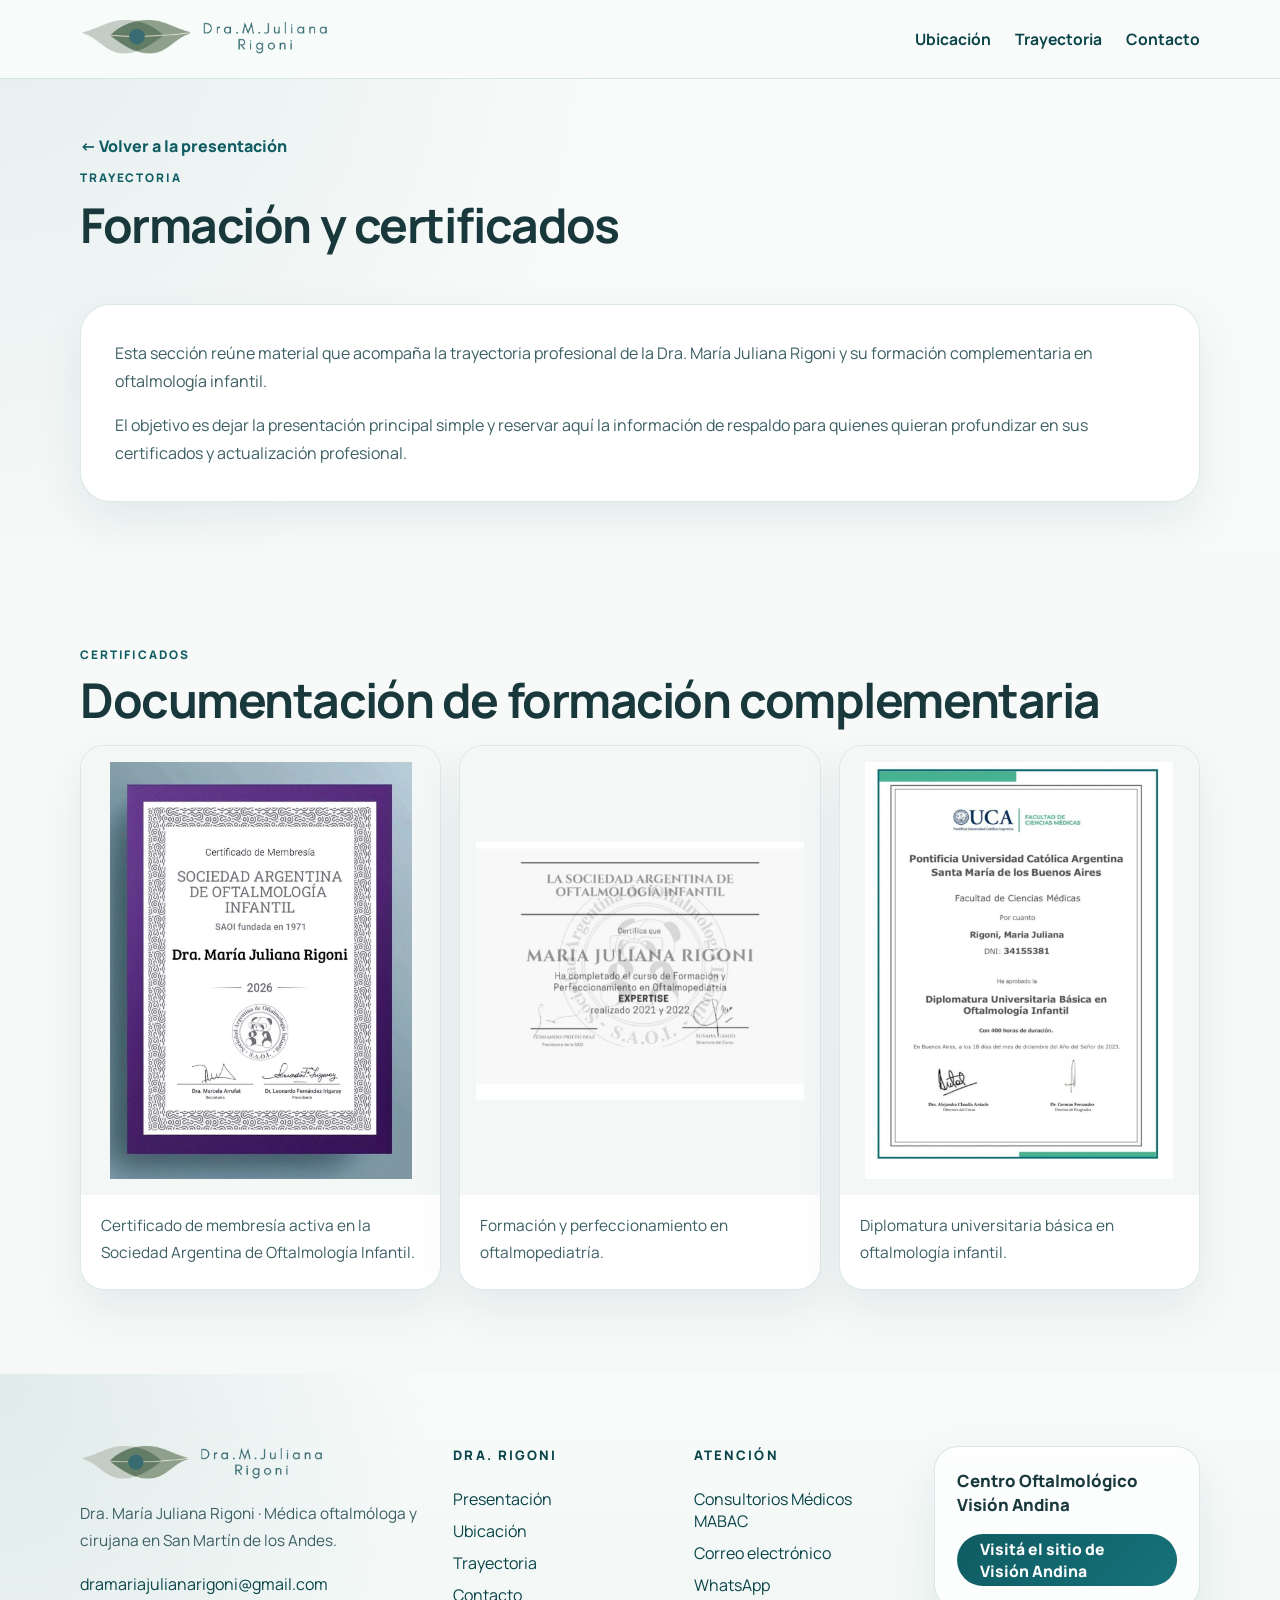
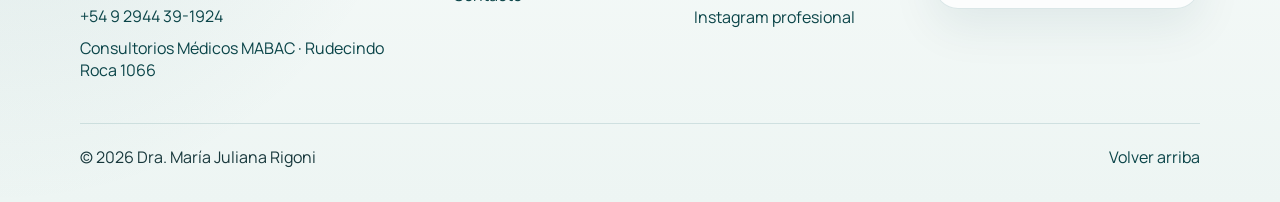
<file: doctora/trayectoria/index.html>
<!DOCTYPE html>
<html lang="es-AR">
<head>
  <meta charset="UTF-8">
  <meta name="viewport" content="width=device-width, initial-scale=1.0">
  <meta name="description" content="Trayectoria y certificados de la Dra. María Juliana Rigoni.">
  <meta name="theme-color" content="#0f5c62">
  <title>Trayectoria | Dra. María Juliana Rigoni</title>
  <link rel="preconnect" href="https://fonts.googleapis.com">
  <link rel="preconnect" href="https://fonts.gstatic.com" crossorigin>
  <link href="https://fonts.googleapis.com/css2?family=Manrope:wght@400;500;600;700;800&display=swap" rel="stylesheet">
  <link rel="stylesheet" href="../styles.css">
</head>
<body class="rigoni-page" id="inicio">
  <header class="rigoni-header">
    <div class="rigoni-shell rigoni-header__inner">
      <a class="rigoni-brand" href="../index.html" aria-label="Volver al sitio de la Dra. María Juliana Rigoni">
        <img class="rigoni-brand__logo" src="../../imgs%20dra%20rigoni/2LogoRigoni@300x.png" alt="">
      </a>

      <nav class="rigoni-nav" aria-label="Navegación principal">
        <a href="../index.html#ubicacion">Ubicación</a>
        <a href="./">Trayectoria</a>
        <button class="rigoni-nav__button" type="button" data-open-contact-modal>Contacto</button>
      </nav>

      <button class="rigoni-menu-button" id="menuButton" type="button" aria-label="Abrir menú" aria-expanded="false" aria-controls="mobileMenu">
        <span></span>
        <span></span>
        <span></span>
      </button>
    </div>

    <nav class="rigoni-mobile-nav" id="mobileMenu" aria-label="Menú móvil">
      <a href="../index.html#ubicacion">Ubicación</a>
      <a href="./">Trayectoria</a>
      <button class="rigoni-nav__button rigoni-nav__button--mobile" type="button" data-open-contact-modal>Contacto</button>
    </nav>
  </header>

  <main>
    <section class="rigoni-secondary-hero">
      <div class="rigoni-shell">
        <a class="rigoni-back-link" href="../index.html">← Volver a la presentación</a>
        <p class="rigoni-section-label">Trayectoria</p>
        <h1 class="rigoni-secondary-title">Formación y certificados</h1>
      </div>
    </section>

    <section class="rigoni-trajectory">
      <div class="rigoni-shell">
        <article class="rigoni-trajectory__card">
          <p>Esta sección reúne material que acompaña la trayectoria profesional de la Dra. María Juliana Rigoni y su formación complementaria en oftalmología infantil.</p>
          <p>El objetivo es dejar la presentación principal simple y reservar aquí la información de respaldo para quienes quieran profundizar en sus certificados y actualización profesional.</p>
        </article>
      </div>
    </section>

    <section class="rigoni-certificates">
      <div class="rigoni-shell">
        <div class="rigoni-section-header">
          <p class="rigoni-section-label">Certificados</p>
          <h2 class="rigoni-section-title">Documentación de formación complementaria</h2>
        </div>

        <div class="rigoni-certificate-grid">
          <figure class="rigoni-certificate-card">
            <img src="../../assets/images/doctora/membresia-saoi-2026.jpeg" alt="Certificado de membresía de la Sociedad Argentina de Oftalmología Infantil" loading="lazy">
            <figcaption>Certificado de membresía activa en la Sociedad Argentina de Oftalmología Infantil.</figcaption>
          </figure>

          <figure class="rigoni-certificate-card">
            <img src="../../assets/images/doctora/expertise-oftalmopediatria.jpeg" alt="Certificado del curso de formación y perfeccionamiento en oftalmopediatría" loading="lazy">
            <figcaption>Formación y perfeccionamiento en oftalmopediatría.</figcaption>
          </figure>

          <figure class="rigoni-certificate-card">
            <img src="../../assets/images/doctora/diplomatura-uca-oftalmologia-infantil.jpeg" alt="Diplomatura universitaria básica en oftalmología infantil de la UCA" loading="lazy">
            <figcaption>Diplomatura universitaria básica en oftalmología infantil.</figcaption>
          </figure>
        </div>
      </div>
    </section>
  </main>

  <div class="rigoni-modal" id="contactModal" aria-hidden="true">
    <div class="rigoni-modal__backdrop" data-close-contact-modal></div>
    <div class="rigoni-modal__dialog" role="dialog" aria-modal="true" aria-labelledby="contactModalTitle">
      <button class="rigoni-modal__close" type="button" aria-label="Cerrar" data-close-contact-modal>&times;</button>
      <p class="rigoni-modal__eyebrow">Contacto</p>
      <h2 class="rigoni-modal__title" id="contactModalTitle">Hacer una consulta</h2>
      <p class="rigoni-modal__copy">Podés completar los campos y abrir un mail prellenado para dramariajulianarigoni@gmail.com o escribir por WhatsApp.</p>

      <form class="rigoni-contact-form" id="contactForm">
        <label class="rigoni-contact-form__field">
          <span>Nombre</span>
          <input type="text" name="name" placeholder="Tu nombre">
        </label>

        <label class="rigoni-contact-form__field">
          <span>Correo electrónico</span>
          <input type="email" name="email" placeholder="nombre@correo.com">
        </label>

        <label class="rigoni-contact-form__field">
          <span>Consulta</span>
          <textarea name="message" rows="5" placeholder="Escribí tu consulta acá."></textarea>
        </label>
      </form>

      <div class="rigoni-contact-actions">
        <a class="rigoni-button rigoni-button--primary rigoni-button--stretch" id="contactMailLink" href="mailto:dramariajulianarigoni@gmail.com">Escribir por mail</a>
        <a class="rigoni-button rigoni-button--ghost rigoni-button--stretch" href="https://wa.me/5492944391924?text=Hola%2C%20quisiera%20hacer%20una%20consulta" target="_blank" rel="noopener">Hablar por WhatsApp</a>
      </div>
    </div>
  </div>

  <footer class="rigoni-footer">
    <div class="rigoni-shell">
      <div class="rigoni-footer__top">
        <div class="rigoni-footer__brand">
          <a class="rigoni-footer__logo-link" href="../index.html" aria-label="Volver al sitio de la Dra. María Juliana Rigoni">
            <img class="rigoni-footer__logo" src="../../imgs%20dra%20rigoni/2LogoRigoni@300x.png" alt="">
          </a>
          <p class="rigoni-footer__copy">Dra. María Juliana Rigoni · Médica oftalmóloga y cirujana en San Martín de los Andes.</p>
          <div class="rigoni-footer__contact-list">
            <a href="mailto:dramariajulianarigoni@gmail.com">dramariajulianarigoni@gmail.com</a>
            <a href="https://wa.me/5492944391924?text=Hola%2C%20quisiera%20hacer%20una%20consulta" target="_blank" rel="noopener">+54 9 2944 39-1924</a>
            <a href="https://www.google.com/maps/search/?api=1&amp;query=MABAC%20Rudecindo%20Roca%201066%2C%20Q8370%20San%20Mart%C3%ADn%20de%20los%20Andes%2C%20Neuqu%C3%A9n" target="_blank" rel="noopener">Consultorios Médicos MABAC · Rudecindo Roca 1066</a>
          </div>
        </div>

        <div class="rigoni-footer__col">
          <p class="rigoni-footer__col-title">Dra. Rigoni</p>
          <a href="../index.html#presentacion">Presentación</a>
          <a href="../index.html#ubicacion">Ubicación</a>
          <a href="./">Trayectoria</a>
          <button type="button" data-open-contact-modal>Contacto</button>
        </div>

        <div class="rigoni-footer__col">
          <p class="rigoni-footer__col-title">Atención</p>
          <a href="../index.html#ubicacion">Consultorios Médicos MABAC</a>
          <a href="mailto:dramariajulianarigoni@gmail.com">Correo electrónico</a>
          <a href="https://wa.me/5492944391924?text=Hola%2C%20quisiera%20hacer%20una%20consulta" target="_blank" rel="noopener">WhatsApp</a>
          <a href="https://www.instagram.com/dramjulianarigoni/?hl=es" target="_blank" rel="noopener">Instagram profesional</a>
        </div>

        <div class="rigoni-footer__cta-card">
          <p>Centro Oftalmológico Visión Andina</p>
          <a class="rigoni-button rigoni-button--primary rigoni-button--stretch" href="../../index.html">Visitá el sitio de Visión Andina</a>
        </div>
      </div>

      <div class="rigoni-footer__bottom">
        <p>© 2026 Dra. María Juliana Rigoni</p>
        <a href="#inicio">Volver arriba</a>
      </div>
    </div>
  </footer>

  <script src="../script.js" defer></script>
</body>
</html>
</file>
<file: styles.css>
@import url('https://fonts.googleapis.com/css2?family=Inter:wght@400;500;600;700&family=Playfair+Display:ital,wght@0,400;0,700;1,400&display=swap');

:root {
  --brand-primary: #006b73;
  --brand-dark: #004d53;
  --brand-accent: #2a9fa5;
  --brand-light: #e3f3f4;
  --brand-soft: #f4fbfb;
  --brand-highlight: #96dde1;
  --brand-rgb: 0, 107, 115;
  --brand-accent-rgb: 42, 159, 165;
  --surface-deep: #062d31;
  --surface-deeper: #031d20;
  --surface-rgb: 6, 45, 49;
  --text-dark: #1a1a1a;
  --text-mid: #4a4a4a;
  --radius-btn: 6px;
  --transition: 0.22s ease;
}

*,
*::before,
*::after {
  box-sizing: border-box;
  margin: 0;
  padding: 0;
}

html {
  font-size: 16px;
  scroll-behavior: smooth;
}

body {
  font-family: 'Inter', system-ui, sans-serif;
  color: var(--text-dark);
  background: #fff;
}

.pv-header {
  position: fixed;
  top: 0;
  left: 0;
  right: 0;
  z-index: 100;
  height: 76px;
  display: flex;
  align-items: center;
  background: rgba(255, 255, 255, 0.82);
  backdrop-filter: blur(14px);
  -webkit-backdrop-filter: blur(14px);
  border-bottom: 1px solid rgba(var(--brand-rgb), 0.12);
}

.pv-header__inner {
  width: 100%;
  max-width: 1200px;
  margin: 0 auto;
  padding: 0 24px;
  display: flex;
  align-items: center;
  justify-content: space-between;
  gap: 24px;
}

.pv-logo {
  display: inline-flex;
  align-items: center;
  text-decoration: none;
  min-width: 0;
}

.pv-logo__image {
  display: block;
  width: auto;
  height: 56px;
  max-width: min(280px, 34vw);
  object-fit: contain;
}

.pv-logo__badge {
  display: inline-flex;
  align-items: center;
  justify-content: center;
  min-width: 64px;
  height: 40px;
  padding: 0 14px;
  border-radius: 999px;
  background: linear-gradient(135deg, var(--brand-primary), var(--brand-accent));
  color: #fff;
  font-size: 1.06rem;
  font-weight: 700;
  letter-spacing: 0.12em;
}

.pv-logo__text {
  display: flex;
  flex-direction: column;
  gap: 1px;
  color: var(--text-dark);
}

.pv-logo__text strong {
  font-size: 1rem;
  font-weight: 700;
  letter-spacing: 0.08em;
  text-transform: uppercase;
}

.pv-logo__text span {
  font-family: 'Playfair Display', Georgia, serif;
  font-size: 1.45rem;
  line-height: 1;
}

.pv-nav {
  display: flex;
  align-items: center;
  gap: 32px;
}

.pv-nav a {
  font-size: 1.1rem;
  font-weight: 500;
  color: var(--text-dark);
  text-decoration: none;
  letter-spacing: 0.01em;
  transition: color var(--transition);
}

.pv-nav a:hover {
  color: var(--brand-primary);
}

.pv-header__actions {
  display: flex;
  align-items: center;
  gap: 12px;
}

.btn-primary {
  display: inline-flex;
  align-items: center;
  gap: 8px;
  background: var(--brand-primary);
  color: #fff !important;
  font-size: 1.075rem;
  font-weight: 600;
  padding: 10px 20px;
  border-radius: var(--radius-btn);
  text-decoration: none;
  border: none;
  cursor: pointer;
  transition: background var(--transition), transform var(--transition);
  white-space: nowrap;
}

.btn-primary:hover {
  background: var(--brand-dark);
  transform: translateY(-1px);
  color: #fff !important;
}

.btn-outline {
  display: inline-flex !important;
  align-items: center !important;
  gap: 8px !important;
  background: transparent !important;
  color: var(--brand-primary) !important;
  font-size: 1.075rem !important;
  font-weight: 600 !important;
  padding: 9px 18px !important;
  border-radius: var(--radius-btn) !important;
  border: 1.5px solid var(--brand-primary) !important;
  text-decoration: none !important;
  cursor: pointer !important;
  transition: all var(--transition) !important;
  white-space: nowrap !important;
  box-shadow: none !important;
  outline: none !important;
  line-height: 1.4 !important;
}

.btn-outline:hover {
  background: var(--brand-light) !important;
  color: var(--brand-dark) !important;
  border-color: var(--brand-dark) !important;
}

.btn-outline-light {
  border-color: rgba(255, 255, 255, 0.45) !important;
  color: #fff !important;
}

.btn-outline-light:hover {
  background: rgba(255, 255, 255, 0.12) !important;
  color: #fff !important;
  border-color: rgba(255, 255, 255, 0.7) !important;
}

.pv-hamburger {
  display: none;
  flex-direction: column;
  justify-content: center;
  gap: 5px;
  width: 36px;
  height: 36px;
  cursor: pointer;
  background: none;
  border: none;
  padding: 4px;
}

.pv-hamburger span {
  display: block;
  height: 2px;
  width: 100%;
  background: var(--brand-primary);
  border-radius: 2px;
  transition: all 0.25s ease;
}

.pv-hamburger.open span:nth-child(1) {
  transform: translateY(7px) rotate(45deg);
}

.pv-hamburger.open span:nth-child(2) {
  opacity: 0;
}

.pv-hamburger.open span:nth-child(3) {
  transform: translateY(-7px) rotate(-45deg);
}

.pv-mobile-menu {
  display: none;
  position: fixed;
  top: 76px;
  left: 0;
  right: 0;
  background: rgba(255, 255, 255, 0.97);
  backdrop-filter: blur(12px);
  border-bottom: 1px solid rgba(var(--brand-rgb), 0.12);
  padding: 20px 24px 28px;
  flex-direction: column;
  gap: 0;
  z-index: 99;
  box-shadow: 0 8px 24px rgba(0, 0, 0, 0.08);
}

.pv-mobile-menu.open {
  display: flex;
}

.pv-mobile-menu a {
  font-size: 1.2rem;
  font-weight: 500;
  color: var(--text-dark);
  text-decoration: none;
  padding: 14px 0;
  border-bottom: 1px solid rgba(var(--brand-rgb), 0.08);
  transition: color var(--transition);
}

.pv-mobile-menu a:last-of-type {
  border-bottom: none;
}

.pv-mobile-menu a:hover {
  color: var(--brand-primary);
}

.pv-mobile-menu .btn-primary {
  margin-top: 16px;
  justify-content: center;
  font-size: 1.2rem;
  padding: 13px 20px;
}

.pv-hero {
  position: relative;
  min-height: 100vh;
  display: flex;
  align-items: flex-end;
  overflow: hidden;
}

.pv-hero__bg {
  position: absolute;
  inset: 0;
  z-index: 0;
}

.pv-hero__bg-slide {
  position: absolute;
  inset: 0;
  background-size: cover;
  background-position: center;
  opacity: 0;
  transition: opacity 1.2s ease-in-out;
}

.pv-hero__bg-slide.active {
  opacity: 1;
}

.pv-hero__overlay {
  position: absolute;
  inset: 0;
  z-index: 1;
  background: linear-gradient(to top, rgba(var(--surface-rgb), 0.94) 0%, rgba(var(--surface-rgb), 0.68) 35%, rgba(var(--surface-rgb), 0.22) 68%, rgba(var(--surface-rgb), 0) 100%);
}

.pv-hero__content {
  position: relative;
  z-index: 2;
  width: 100%;
  max-width: 1200px;
  margin: 0 auto;
  padding: 0 24px 72px;
  display: flex;
  flex-direction: column;
  align-items: flex-start;
}

.pv-hero__tag {
  display: inline-flex;
  align-items: center;
  gap: 8px;
  background: rgba(var(--brand-accent-rgb), 0.16);
  border: 1px solid rgba(var(--brand-accent-rgb), 0.36);
  color: #b6f1f3;
  font-size: 1rem;
  font-weight: 600;
  letter-spacing: 0.08em;
  text-transform: uppercase;
  padding: 8px 14px;
  border-radius: 10px;
  margin-bottom: 18px;
}

.pv-hero__tag::before {
  content: '';
  display: block;
  width: 7px;
  height: 7px;
  border-radius: 50%;
  background: var(--brand-accent);
}

.pv-hero__kicker {
  color: rgba(255, 255, 255, 0.78);
  font-size: 1.05rem;
  font-weight: 600;
  letter-spacing: 0.08em;
  text-transform: uppercase;
  margin-bottom: 18px;
}

.pv-hero__h1 {
  font-family: 'Playfair Display', Georgia, serif;
  font-size: clamp(2.8rem, calc(5.5vw + 0.2rem), 4.6rem);
  font-weight: 400;
  line-height: 1.06;
  color: #fff;
  letter-spacing: -0.01em;
  margin-bottom: 18px;
  text-shadow: 0 2px 20px rgba(0, 0, 0, 0.4);
  max-width: 760px;
}

.pv-hero__h1 .teal {
  color: var(--brand-highlight);
  font-style: italic;
}

.pv-hero__subtitle {
  font-size: clamp(1.25rem, calc(2vw + 0.2rem), 1.45rem);
  font-weight: 400;
  line-height: 1.6;
  color: rgba(255, 255, 255, 0.88);
  max-width: 620px;
  margin-bottom: 36px;
  text-shadow: 0 1px 8px rgba(0, 0, 0, 0.4);
}

.pv-hero__ctas {
  display: flex;
  flex-wrap: wrap;
  gap: 14px;
  align-items: center;
}

.pv-hero__ctas .btn-primary {
  font-size: 1.2rem;
  padding: 14px 28px;
  box-shadow: 0 10px 26px rgba(var(--brand-rgb), 0.32);
}

.pv-hero__scroll {
  position: absolute;
  bottom: 28px;
  left: 50%;
  transform: translateX(-50%);
  z-index: 2;
  display: flex;
  flex-direction: column;
  align-items: center;
  gap: 6px;
  color: rgba(255, 255, 255, 0.5);
  font-size: 0.9rem;
  letter-spacing: 0.1em;
  text-transform: uppercase;
  animation: bounce 2s infinite;
}

@keyframes bounce {
  0%,
  100% {
    transform: translateX(-50%) translateY(0);
  }

  50% {
    transform: translateX(-50%) translateY(6px);
  }
}

.pv-team {
  background: linear-gradient(180deg, var(--surface-deep) 0%, var(--surface-deeper) 100%);
  padding: 96px 24px;
}

.pv-section-eyebrow {
  text-align: center;
  font-size: 0.92rem;
  font-weight: 600;
  letter-spacing: 0.14em;
  text-transform: uppercase;
  color: var(--brand-accent);
  margin-bottom: 12px;
}

.pv-section-heading {
  font-family: 'Playfair Display', Georgia, serif;
  font-size: clamp(1.8rem, calc(3vw + 0.2rem), 2.4rem);
  font-weight: 400;
  color: #fff;
  text-align: center;
  line-height: 1.25;
  margin-bottom: 16px;
}

.pv-section-heading--contact {
  margin-bottom: 48px;
}

.pv-section-lead {
  text-align: center;
  font-size: 1.2rem;
  line-height: 1.7;
  color: rgba(255, 255, 255, 0.6);
  max-width: 700px;
  margin: 0 auto 56px;
}

.pv-team__inner {
  max-width: 960px;
  margin: 0 auto;
  display: grid;
  grid-template-columns: 1fr;
  gap: 28px;
}

.pv-doctor-card {
  border-radius: 14px;
  overflow: hidden;
  display: flex;
  flex-direction: row;
  background: rgba(255, 255, 255, 0.04);
  border: 1px solid rgba(var(--brand-accent-rgb), 0.16);
  box-shadow: 0 12px 40px rgba(0, 0, 0, 0.35);
  transition: transform 0.35s ease, box-shadow 0.35s ease;
  min-height: 280px;
}

.pv-doctor-card:hover {
  transform: translateY(-4px);
  box-shadow: 0 20px 56px rgba(0, 0, 0, 0.45);
}

.pv-doctor-card__photo {
  width: 220px;
  flex-shrink: 0;
  overflow: hidden;
}

.pv-doctor-card__photo img {
  width: 100%;
  height: 100%;
  object-fit: cover;
  object-position: center;
  display: block;
  transform: translateY(-13%) scale(1.5) translateX(-16%);
  transition: transform 0.5s ease;
}

.pv-doctor-card:hover .pv-doctor-card__photo img {
  transform: translateY(-13%) scale(1.5) translateX(-16%);
}

.pv-doctor-card__body {
  padding: 32px 32px 32px 28px;
  display: flex;
  flex-direction: column;
  flex: 1;
  justify-content: center;
}

.pv-doctor-card__specialty {
  display: inline-block;
  background: rgba(var(--brand-accent-rgb), 0.16);
  border: 1px solid rgba(var(--brand-accent-rgb), 0.38);
  color: var(--brand-highlight);
  font-size: 0.88rem;
  font-weight: 600;
  letter-spacing: 0.1em;
  text-transform: uppercase;
  padding: 4px 12px;
  border-radius: 100px;
  margin-bottom: 12px;
  width: fit-content;
}

.pv-doctor-card__name {
  font-family: 'Playfair Display', Georgia, serif;
  font-size: clamp(1.5rem, calc(1.8vw + 0.2rem), 1.8rem);
  font-weight: 400;
  color: #fff;
  line-height: 1.2;
  margin-bottom: 10px;
}

.pv-doctor-card__areas {
  font-size: 1.075rem;
  color: rgba(255, 255, 255, 0.65);
  line-height: 1.65;
  margin-bottom: 20px;
  flex: 1;
}

.pv-doctor-card__link {
  display: inline-flex;
  align-items: center;
  gap: 6px;
  color: var(--brand-accent);
  font-size: 1.05rem;
  font-weight: 600;
  text-decoration: none;
  letter-spacing: 0.02em;
  border-bottom: 1px solid rgba(var(--brand-accent-rgb), 0.35);
  padding-bottom: 2px;
  width: fit-content;
  transition: color var(--transition), border-color var(--transition);
}

.pv-doctor-card__link:hover {
  color: var(--brand-highlight);
  border-color: rgba(var(--brand-accent-rgb), 0.62);
}

.pv-services {
  background: #f7fafa;
  padding: 96px 24px;
}

.pv-services .pv-section-eyebrow {
  color: var(--brand-primary);
}

.pv-services .pv-section-heading {
  color: var(--text-dark);
}

.pv-services .pv-section-lead {
  color: var(--text-mid);
}

.pv-services__grid {
  max-width: 1100px;
  margin: 0 auto;
  display: grid;
  grid-template-columns: repeat(3, minmax(0, 1fr));
  gap: 22px;
  align-items: stretch;
}

.pv-afeccion-card {
  position: relative;
  background: #fff;
  border: 1px solid rgba(var(--brand-rgb), 0.1);
  border-radius: 22px;
  padding: 16px;
  display: flex;
  flex-direction: column;
  align-items: flex-start;
  text-decoration: none;
  overflow: hidden;
  cursor: default;
  box-shadow: 0 10px 30px rgba(var(--brand-rgb), 0.06), 0 2px 6px rgba(var(--brand-rgb), 0.04);
  transition: border-color 0.3s cubic-bezier(0.4, 0, 0.2, 1), box-shadow 0.3s cubic-bezier(0.4, 0, 0.2, 1), transform 0.3s cubic-bezier(0.4, 0, 0.2, 1);
  opacity: 0;
  transform: translateY(16px);
}

.pv-afeccion-card::before {
  content: '';
  position: absolute;
  top: 0;
  left: 0;
  right: 0;
  height: 3px;
  background: linear-gradient(90deg, var(--brand-primary), var(--brand-accent));
  border-radius: 16px 16px 0 0;
  opacity: 0;
  transform: scaleX(0.4);
  transform-origin: left;
  transition: opacity 0.3s ease, transform 0.35s cubic-bezier(0.4, 0, 0.2, 1);
}

.pv-afeccion-card.is-visible {
  opacity: 1;
  transform: translateY(0);
  transition: opacity 0.42s cubic-bezier(0.4, 0, 0.2, 1) var(--card-delay, 0ms), transform 0.42s cubic-bezier(0.4, 0, 0.2, 1) var(--card-delay, 0ms), border-color 0.3s ease, box-shadow 0.3s ease;
}

@media (hover: hover) {
  .pv-afeccion-card:hover {
    border-color: rgba(var(--brand-rgb), 0.22);
    box-shadow: 0 18px 44px rgba(var(--brand-rgb), 0.14), 0 6px 16px rgba(var(--brand-rgb), 0.06);
    transform: translateY(-6px);
  }

  .pv-afeccion-card:hover::before {
    opacity: 1;
    transform: scaleX(1);
  }

  .pv-afeccion-card:hover .pv-afeccion-icon {
    transform: scale(1.06);
    box-shadow: 0 14px 30px rgba(var(--brand-rgb), 0.14);
  }

  .pv-afeccion-card:hover .pv-afeccion-name {
    color: var(--brand-dark);
  }
}

.pv-study-media {
  position: relative;
  width: 100%;
  aspect-ratio: 4 / 3;
  margin-bottom: 18px;
  border-radius: 18px;
  overflow: hidden;
  background: linear-gradient(135deg, rgba(var(--brand-rgb), 0.08), rgba(var(--brand-accent-rgb), 0.18));
  border: 1px solid rgba(var(--brand-rgb), 0.1);
}

.pv-study-media img {
  width: 100%;
  height: 100%;
  display: block;
  object-fit: cover;
}

.pv-study-media__tag {
  position: absolute;
  top: 12px;
  right: 12px;
  display: inline-flex;
  align-items: center;
  padding: 7px 10px;
  border-radius: 999px;
  background: rgba(255, 255, 255, 0.88);
  color: var(--brand-dark);
  font-size: 0.88rem;
  font-weight: 700;
  letter-spacing: 0.08em;
  text-transform: uppercase;
  backdrop-filter: blur(8px);
}

.pv-study-card__header {
  display: flex;
  flex-direction: column;
  align-items: flex-start;
  gap: 12px;
  width: 100%;
  margin-bottom: 12px;
}

.pv-study-card__title-group {
  display: flex;
  flex-direction: column;
  gap: 4px;
  width: 100%;
}

.pv-study-card__eyebrow {
  font-size: 0.88rem;
  font-weight: 700;
  letter-spacing: 0.12em;
  text-transform: uppercase;
  color: rgba(var(--brand-rgb), 0.82);
}

.pv-afeccion-icon {
  width: 76px;
  height: 76px;
  border-radius: 20px;
  background: var(--brand-soft);
  border: 1px solid rgba(var(--brand-rgb), 0.08);
  display: flex;
  align-items: center;
  justify-content: center;
  flex-shrink: 0;
  margin-bottom: 0;
  box-shadow: 0 6px 18px rgba(var(--brand-rgb), 0.08);
  transition: transform 0.3s cubic-bezier(0.4, 0, 0.2, 1), box-shadow 0.3s ease;
}

.pv-afeccion-icon img {
  width: 40px;
  height: 40px;
  display: block;
  filter: none;
  transition: transform 0.28s ease;
}

.pv-afeccion-icon--study {
  width: 100%;
  height: auto;
  aspect-ratio: 4 / 3;
  padding: 0;
  overflow: hidden;
}

.pv-afeccion-icon--study img {
  width: 100%;
  height: 100%;
  object-fit: contain;
  padding: 14px;
  background: linear-gradient(180deg, rgba(var(--brand-rgb), 0.04), rgba(var(--brand-accent-rgb), 0.12));
}

.pv-afeccion-card:hover .pv-afeccion-icon img {
  transform: scale(1.04);
}

.pv-afeccion-card:hover .pv-afeccion-icon--study,
.pv-afeccion-card:hover .pv-afeccion-icon--study img {
  transform: none;
}

.pv-afeccion-name {
  font-size: 1.22rem;
  font-weight: 700;
  color: var(--text-dark);
  line-height: 1.3;
  margin-bottom: 0;
  letter-spacing: -0.012em;
  transition: color 0.25s ease;
}

.pv-afeccion-desc {
  font-size: 1.14rem;
  color: #335457;
  line-height: 1.68;
  margin-bottom: 18px;
}

.pv-afeccion-cta {
  display: inline-flex;
  align-items: center;
  gap: 7px;
  font-size: 1.04rem;
  font-weight: 700;
  color: var(--brand-primary);
  letter-spacing: 0.01em;
  text-decoration: none;
  border-bottom: 1px solid rgba(var(--brand-rgb), 0.28);
  padding-bottom: 2px;
  transition: color 0.22s ease, border-color 0.22s ease, gap 0.22s ease;
  white-space: nowrap;
}

.pv-afeccion-cta:hover {
  color: var(--brand-dark);
  border-color: var(--brand-dark);
  gap: 8px;
}

.pv-afeccion-cta svg {
  flex-shrink: 0;
  transition: transform 0.22s ease;
}

.pv-afeccion-cta:hover svg {
  transform: translateX(3px);
}

.pv-services__note {
  max-width: 900px;
  margin: 32px auto 0;
  padding: 20px 24px;
  background: var(--brand-soft);
  border: 1px solid rgba(var(--brand-rgb), 0.1);
  border-radius: 16px;
}

.pv-services__note p {
  font-size: 1.15rem;
  line-height: 1.7;
  color: var(--text-mid);
}

.pv-study-card {
  min-height: 100%;
  justify-content: space-between;
}

.pv-study-trigger {
  width: 100%;
  justify-content: space-between;
  margin-top: auto;
  background: transparent;
  border-top: 1px solid rgba(var(--brand-rgb), 0.14);
  border-left: none;
  border-right: none;
  border-bottom: none;
  padding-top: 12px;
  padding-bottom: 0;
  cursor: pointer;
}

.pv-junin-spotlight {
  padding: 0 24px 96px;
  background: #f7fafa;
}

.pv-junin-spotlight__inner {
  max-width: 1100px;
  margin: 0 auto;
  display: grid;
  grid-template-columns: minmax(0, 0.95fr) minmax(0, 1.05fr);
  gap: 28px;
  align-items: stretch;
}

.pv-junin-spotlight__copy {
  display: flex;
  flex-direction: column;
  justify-content: center;
}

.pv-junin-spotlight__copy .pv-section-eyebrow,
.pv-junin-overview__card .pv-section-eyebrow {
  color: var(--brand-primary);
  text-align: left;
}

.pv-junin-spotlight__copy .pv-section-heading,
.pv-junin-overview__card .pv-section-heading {
  color: var(--text-dark);
  text-align: left;
}

.pv-junin-spotlight__copy .pv-section-lead,
.pv-junin-overview__card .pv-section-lead {
  margin: 0;
  color: var(--text-mid);
  text-align: left;
}

.pv-junin-spotlight__card,
.pv-junin-overview__card {
  border-radius: 28px;
  border: 1px solid rgba(var(--brand-rgb), 0.12);
  box-shadow: 0 18px 48px rgba(var(--brand-rgb), 0.12);
}

.pv-junin-spotlight__card {
  padding: 30px;
  background: linear-gradient(145deg, var(--brand-primary), var(--brand-dark));
  color: #fff;
}

.pv-junin-spotlight__label,
.pv-junin-overview__detail span {
  display: inline-block;
  font-size: 0.92rem;
  font-weight: 700;
  letter-spacing: 0.14em;
  text-transform: uppercase;
}

.pv-junin-spotlight__label {
  color: rgba(255, 255, 255, 0.72);
}

.pv-junin-spotlight__address {
  margin: 14px 0 10px;
  font-size: clamp(1.55rem, calc(2.2vw + 0.2rem), 2rem);
  line-height: 1.25;
  font-weight: 600;
}

.pv-junin-spotlight__note {
  margin: 0;
  font-size: 1.18rem;
  line-height: 1.7;
  color: rgba(255, 255, 255, 0.82);
}

.pv-junin-spotlight__actions,
.pv-junin-overview__actions {
  display: flex;
  flex-wrap: wrap;
  gap: 12px;
  margin-top: 24px;
}

.pv-junin-spotlight__actions .btn-primary {
  background: #fff;
  color: var(--brand-primary) !important;
}

.pv-junin-spotlight__actions .btn-primary:hover {
  background: var(--brand-light);
  color: var(--brand-dark) !important;
}

.pv-junin-hero {
  position: relative;
  padding: 128px 24px 78px;
  background:
    radial-gradient(circle at top right, rgba(var(--brand-accent-rgb), 0.18), transparent 32%),
    linear-gradient(180deg, #f7fafa 0%, #eef7f7 100%);
}

.pv-junin-hero::before {
  content: "";
  position: absolute;
  inset: 0;
  background: linear-gradient(180deg, rgba(255, 255, 255, 0.32), rgba(255, 255, 255, 0));
  pointer-events: none;
}

.pv-junin-hero__inner,
.pv-junin-overview__inner {
  position: relative;
  z-index: 1;
  max-width: 1100px;
  margin: 0 auto;
}

.pv-junin-hero__inner {
  display: flex;
  flex-direction: column;
  align-items: flex-start;
}

.pv-junin-hero .pv-hero__tag {
  color: var(--brand-primary);
  background: rgba(var(--brand-accent-rgb), 0.1);
  border-color: rgba(var(--brand-accent-rgb), 0.22);
}

.pv-junin-hero .pv-hero__kicker,
.pv-junin-hero .pv-hero__h1,
.pv-junin-hero .pv-hero__subtitle {
  color: var(--text-dark);
  text-shadow: none;
}

.pv-junin-hero .pv-hero__subtitle {
  max-width: 62ch;
  color: var(--text-mid);
}

.pv-junin-overview {
  padding: 0 24px 96px;
  background: linear-gradient(180deg, #eef7f7 0%, #ffffff 100%);
}

.pv-junin-overview__inner {
  display: grid;
  grid-template-columns: minmax(0, 0.9fr) minmax(0, 1.1fr);
  gap: 28px;
  align-items: stretch;
}

.pv-junin-overview__card {
  display: flex;
  flex-direction: column;
  height: 100%;
  padding: 30px;
  background: rgba(255, 255, 255, 0.98);
}

.pv-junin-overview__details {
  display: grid;
  gap: 18px;
  margin-top: 26px;
}

.pv-junin-overview__detail span {
  color: rgba(var(--brand-rgb), 0.8);
}

.pv-junin-overview__detail p {
  margin: 8px 0 0;
  font-size: 1.2rem;
  line-height: 1.65;
  color: var(--text-dark);
}

.pv-junin-overview .pv-contact__map-panel {
  height: 100%;
}

.pv-junin-overview .pv-contact__location-card {
  flex-shrink: 0;
}

.pv-junin-overview .pv-contact__map-wrap {
  flex: 1;
  min-height: 0;
}

.pv-junin-overview .pv-contact__map {
  flex: 1;
  height: auto;
  min-height: 280px;
}

@media (min-width: 1025px) {
  .pv-services__grid {
    grid-template-columns: repeat(6, minmax(0, 1fr));
  }

  .pv-study-card {
    grid-column: span 2;
  }

  .pv-study-card:nth-last-child(2):nth-child(3n + 1) {
    grid-column: 2 / span 2;
  }

  .pv-study-card:last-child:nth-child(3n + 2) {
    grid-column: 4 / span 2;
  }
}

.pv-modal {
  position: fixed;
  inset: 0;
  z-index: 300;
  display: flex;
  align-items: center;
  justify-content: center;
  padding: 24px;
  opacity: 0;
  pointer-events: none;
  transition: opacity 0.2s ease;
}

.pv-modal.is-open {
  opacity: 1;
  pointer-events: auto;
}

.pv-modal__backdrop {
  position: absolute;
  inset: 0;
  background: rgba(var(--surface-rgb), 0.66);
  backdrop-filter: blur(4px);
}

.pv-modal__dialog {
  position: relative;
  width: min(100%, 720px);
  background: #fff;
  border-radius: 20px;
  padding: 32px 28px 28px;
  box-shadow: 0 24px 70px rgba(var(--surface-rgb), 0.24);
}

.pv-modal__close {
  position: absolute;
  top: 12px;
  right: 14px;
  width: 38px;
  height: 38px;
  border: none;
  border-radius: 999px;
  background: var(--brand-soft);
  color: var(--brand-dark);
  font-size: 1.7rem;
  line-height: 1;
  cursor: pointer;
}

.pv-modal__eyebrow {
  color: var(--brand-primary);
  font-size: 0.98rem;
  font-weight: 700;
  letter-spacing: 0.14em;
  text-transform: uppercase;
  margin-bottom: 12px;
}

.pv-modal__title {
  font-family: 'Playfair Display', Georgia, serif;
  font-size: clamp(1.8rem, calc(2vw + 0.2rem), 2.2rem);
  line-height: 1.15;
  color: var(--brand-dark);
  margin-bottom: 16px;
}

.pv-modal__media {
  margin-bottom: 18px;
  border-radius: 18px;
  overflow: hidden;
  background: var(--brand-soft);
  border: 1px solid rgba(var(--brand-rgb), 0.1);
}

.pv-modal__image {
  width: 100%;
  aspect-ratio: 16 / 10;
  object-fit: contain;
  display: block;
  padding: 18px;
}

.pv-modal__body {
  font-size: 1.2rem;
  line-height: 1.7;
  color: var(--text-mid);
  white-space: pre-line;
}

.pv-contact {
  background: linear-gradient(180deg, #fff 0%, var(--brand-soft) 100%);
  padding: 96px 24px;
}

.pv-contact .pv-section-eyebrow {
  color: var(--brand-primary);
}

.pv-contact .pv-section-heading {
  color: var(--text-dark);
}

.pv-contact__inner {
  max-width: 1100px;
  margin: 0 auto;
  display: grid;
  grid-template-columns: minmax(0, 0.92fr) minmax(0, 1.08fr);
  gap: 28px;
  align-items: start;
}

.pv-contact__content,
.pv-contact__map-panel {
  display: flex;
  flex-direction: column;
  gap: 20px;
}

.pv-contact__appointment-card {
  padding: 32px;
  border-radius: 28px;
  background: linear-gradient(145deg, var(--brand-primary), var(--brand-dark));
  color: #fff;
  box-shadow: 0 20px 52px rgba(var(--brand-rgb), 0.24);
}

.pv-contact__panel-kicker {
  font-size: 0.92rem;
  font-weight: 700;
  letter-spacing: 0.14em;
  text-transform: uppercase;
  color: rgba(255, 255, 255, 0.72);
  margin-bottom: 12px;
}

.pv-contact__panel-title {
  font-family: 'Playfair Display', Georgia, serif;
  font-size: clamp(1.9rem, calc(3vw + 0.2rem), 2.4rem);
  font-weight: 400;
  line-height: 1.15;
  margin-bottom: 16px;
}

.pv-contact__phone {
  display: inline-block;
  font-size: clamp(1.9rem, calc(3vw + 0.2rem), 2.5rem);
  font-weight: 700;
  color: #fff;
  text-decoration: none;
  letter-spacing: -0.03em;
  margin-bottom: 18px;
}

.pv-contact__phone:hover {
  color: #fff;
}

.pv-contact__panel-copy {
  max-width: 34ch;
  font-size: 1.18rem;
  line-height: 1.7;
  color: rgba(255, 255, 255, 0.82);
}

.pv-contact__panel-hours {
  margin-top: 16px;
  font-size: 1.12rem;
  font-weight: 600;
  line-height: 1.55;
  color: #fff;
}

.pv-contact__ctas {
  display: flex;
  flex-wrap: wrap;
  gap: 12px;
  margin-top: 24px;
}

.pv-contact__ctas .btn-primary {
  justify-content: center;
  font-size: 1.18rem;
  padding: 14px 24px;
  background: #fff;
  color: var(--brand-primary) !important;
}

.pv-contact__ctas .btn-primary:hover {
  background: var(--brand-light);
  color: var(--brand-dark) !important;
}

.pv-contact__ctas .btn-outline {
  justify-content: center;
  font-size: 1.18rem;
  padding: 13px 24px;
  border-color: rgba(255, 255, 255, 0.36) !important;
  color: #fff !important;
  background: rgba(255, 255, 255, 0.07) !important;
}

.pv-contact__ctas .btn-outline:hover {
  background: rgba(255, 255, 255, 0.12) !important;
  border-color: rgba(255, 255, 255, 0.6) !important;
  color: #fff !important;
}

.pv-contact__details-grid {
  display: grid;
  grid-template-columns: repeat(2, minmax(0, 1fr));
  gap: 16px;
}

.pv-contact__detail-card,
.pv-contact__location-card {
  display: flex;
  align-items: flex-start;
  gap: 16px;
  padding: 22px;
  border-radius: 22px;
  background: rgba(255, 255, 255, 0.95);
  border: 1px solid rgba(var(--brand-rgb), 0.1);
  box-shadow: 0 14px 34px rgba(var(--brand-rgb), 0.08);
}

.pv-contact__detail-card > :last-child,
.pv-contact__location-card > :last-child {
  min-width: 0;
  flex: 1;
}

.pv-contact__detail-icon {
  width: 48px;
  height: 48px;
  border-radius: 14px;
  background: var(--brand-light);
  display: flex;
  align-items: center;
  justify-content: center;
  flex-shrink: 0;
}

.pv-contact__detail-icon svg {
  width: 20px;
  height: 20px;
  stroke: var(--brand-primary);
}

.pv-contact__detail-label {
  font-size: 0.88rem;
  font-weight: 700;
  letter-spacing: 0.12em;
  text-transform: uppercase;
  color: rgba(var(--brand-rgb), 0.8);
  margin-bottom: 8px;
  display: block;
}

.pv-contact__detail-value {
  font-size: 1.2rem;
  font-weight: 600;
  color: var(--text-dark);
  line-height: 1.55;
}

.pv-contact__detail-note {
  margin-top: 8px;
  font-size: 1.14rem;
  line-height: 1.65;
  color: var(--text-mid);
}

.pv-contact__detail-links {
  display: flex;
  flex-direction: column;
  gap: 8px;
  min-width: 0;
}

.pv-contact__detail-links a {
  color: var(--text-dark);
  font-size: 1.16rem;
  font-weight: 500;
  line-height: 1.4;
  text-decoration: none;
  overflow-wrap: anywhere;
  word-break: break-word;
  transition: color var(--transition);
}

.pv-contact__detail-links a:hover {
  color: var(--brand-primary);
}

.pv-contact__map-wrap {
  display: flex;
  flex-direction: column;
  gap: 0;
  border-radius: 26px;
  overflow: hidden;
  background: #fff;
  border: 1px solid rgba(var(--brand-rgb), 0.1);
  box-shadow: 0 18px 46px rgba(var(--brand-rgb), 0.12);
}

.pv-contact__map {
  height: 380px;
}

.pv-contact__map iframe {
  width: 100%;
  height: 100%;
  border: none;
  display: block;
}

.pv-contact__map-footer {
  background: linear-gradient(145deg, var(--brand-primary), var(--brand-dark));
  padding: 18px 22px;
  display: flex;
  align-items: center;
  justify-content: space-between;
  gap: 12px;
}

.pv-contact__map-address {
  font-size: 1.08rem;
  color: rgba(255, 255, 255, 0.88);
  line-height: 1.5;
}

.pv-contact__map-address strong {
  display: block;
  color: #fff;
  font-weight: 700;
  margin-bottom: 3px;
}

.pv-contact__map-link {
  display: inline-flex;
  align-items: center;
  gap: 6px;
  background: rgba(255, 255, 255, 0.14);
  border: 1px solid rgba(255, 255, 255, 0.24);
  color: #fff !important;
  font-size: 1rem;
  font-weight: 700;
  padding: 8px 14px;
  border-radius: 999px;
  text-decoration: none;
  white-space: nowrap;
  flex-shrink: 0;
  transition: background var(--transition);
}

.pv-contact__map-link:hover {
  background: rgba(255, 255, 255, 0.24);
  color: #fff !important;
}

.pv-footer {
  background: var(--surface-deeper);
  padding: 64px 24px 0;
}

.pv-footer__inner {
  max-width: 1100px;
  margin: 0 auto;
  display: flex;
  flex-direction: column;
  gap: 0;
}

.pv-footer__top {
  display: grid;
  grid-template-columns: 1.4fr 1fr 1fr 1fr;
  gap: 40px;
  padding-bottom: 48px;
  border-bottom: 1px solid rgba(255, 255, 255, 0.07);
}

.pv-footer__brand-lockup {
  display: inline-flex;
  align-items: center;
  margin-bottom: 16px;
  text-decoration: none;
}

.pv-logo__image--footer {
  height: 64px;
  max-width: min(320px, 100%);
}

.pv-logo__badge--footer {
  min-width: 60px;
  height: 36px;
  font-size: 0.98rem;
}

.pv-footer__brand-copy {
  display: flex;
  flex-direction: column;
  gap: 2px;
}

.pv-footer__brand-copy strong {
  color: #fff;
  font-size: 0.96rem;
  font-weight: 700;
  letter-spacing: 0.08em;
  text-transform: uppercase;
}

.pv-footer__brand-copy span {
  color: rgba(255, 255, 255, 0.95);
  font-family: 'Playfair Display', Georgia, serif;
  font-size: 1.35rem;
  line-height: 1;
}

.pv-footer__brand-desc {
  font-size: 1.05rem;
  color: rgba(255, 255, 255, 0.45);
  line-height: 1.7;
  max-width: 280px;
  margin-bottom: 20px;
}

.pv-footer__brand-contact {
  display: flex;
  flex-direction: column;
  gap: 8px;
}

.pv-footer__brand-contact a {
  display: inline-flex;
  align-items: center;
  gap: 8px;
  font-size: 1.05rem;
  color: rgba(255, 255, 255, 0.6);
  text-decoration: none;
  transition: color var(--transition);
}

.pv-footer__brand-contact a:hover {
  color: #fff;
}

.pv-footer__brand-contact svg {
  width: 14px;
  height: 14px;
  flex-shrink: 0;
}

.pv-footer__col-title {
  font-size: 0.85rem;
  font-weight: 700;
  letter-spacing: 0.14em;
  text-transform: uppercase;
  color: var(--brand-accent);
  margin-bottom: 18px;
}

.pv-footer__col a {
  display: block;
  font-size: 1.05rem;
  color: rgba(255, 255, 255, 0.55);
  text-decoration: none;
  margin-bottom: 10px;
  line-height: 1.4;
  transition: color var(--transition);
}

.pv-footer__col a:hover {
  color: rgba(255, 255, 255, 0.9);
}

.pv-footer__bottom {
  padding: 20px 0;
  display: flex;
  justify-content: space-between;
  align-items: center;
  flex-wrap: wrap;
  gap: 12px;
}

.pv-footer__copy {
  font-size: 0.95rem;
  color: rgba(255, 255, 255, 0.28);
}

.pv-footer__legal {
  display: flex;
  gap: 20px;
}

.pv-footer__legal a {
  font-size: 0.95rem;
  color: rgba(255, 255, 255, 0.28);
  text-decoration: none;
  transition: color var(--transition);
}

.pv-footer__legal a:hover {
  color: rgba(255, 255, 255, 0.6);
}

.pv-wa-bubble {
  position: fixed;
  bottom: 28px;
  right: 28px;
  z-index: 200;
  width: 56px;
  height: 56px;
  border-radius: 50%;
  background: #25d366;
  display: flex;
  align-items: center;
  justify-content: center;
  box-shadow: 0 4px 20px rgba(37, 211, 102, 0.45);
  text-decoration: none;
  transition: transform var(--transition), box-shadow var(--transition);
}

.pv-wa-bubble:hover {
  transform: scale(1.08);
  box-shadow: 0 6px 28px rgba(37, 211, 102, 0.55);
}

.pv-wa-bubble svg {
  width: 28px;
  height: 28px;
  fill: #fff;
}

@media (max-width: 1024px) {
  .pv-team__inner {
    max-width: 680px;
  }

  .pv-doctor-card__photo {
    width: 200px;
  }

  .pv-footer__top {
    grid-template-columns: 1fr 1fr;
    gap: 32px;
  }

  .pv-services__grid {
    grid-template-columns: repeat(2, 1fr);
    gap: 16px;
  }
}

@media (max-width: 900px) {
  .pv-doctor-card {
    flex-direction: column;
    min-height: unset;
  }

  .pv-doctor-card__photo {
    width: 100%;
    aspect-ratio: 4 / 3;
    max-height: none;
  }

  .pv-doctor-card__photo img {
    object-position: center 65%;
    transform: none;
  }

  .pv-doctor-card:hover .pv-doctor-card__photo img {
    transform: none;
  }

  .pv-doctor-card__body {
    padding: 24px 24px 28px;
    justify-content: flex-start;
  }

  .pv-contact__inner {
    grid-template-columns: 1fr;
  }

  .pv-contact__appointment-card {
    padding: 28px;
  }

  .pv-contact__map {
    height: 320px;
  }

  .pv-junin-spotlight__inner,
  .pv-junin-overview__inner {
    grid-template-columns: 1fr;
  }
}

@media (max-width: 768px) {
  .pv-header {
    height: 84px;
  }

  .pv-header__inner {
    padding: 0 14px;
    gap: 10px;
  }

  .pv-mobile-menu {
    top: 84px;
  }

  .pv-logo__image {
    height: 80px;
    max-width: min(260px, calc(100vw - 78px));
  }

  .pv-logo__image--footer {
    height: 80px;
  }

  .pv-nav,
  .pv-header__actions {
    display: none;
  }

  .pv-hamburger {
    display: flex;
    width: 28px;
    height: 28px;
    padding: 1px;
  }

  .pv-hero {
    min-height: 80svh;
  }

  .pv-hero__overlay {
    background: linear-gradient(to top, rgba(var(--surface-rgb), 0.92) 0%, rgba(var(--surface-rgb), 0.72) 45%, rgba(var(--surface-rgb), 0.2) 70%, rgba(var(--surface-rgb), 0) 100%);
  }

  .pv-hero__content {
    padding: 0 20px 60px;
  }

  .pv-hero__h1 {
    font-size: clamp(2.2rem, calc(8vw + 0.2rem), 3rem);
    margin-bottom: 14px;
  }

  .pv-hero__subtitle {
    font-size: clamp(1.15rem, calc(3.5vw + 0.2rem), 1.3rem);
    margin-bottom: 28px;
  }

  .pv-hero__ctas .btn-primary {
    font-size: 1.15rem;
    padding: 13px 24px;
  }

  .pv-team,
  .pv-services,
  .pv-contact {
    padding: 64px 20px;
  }

  .pv-junin-hero {
    padding: 104px 20px 64px;
  }

  .pv-junin-spotlight,
  .pv-junin-overview {
    padding: 0 20px 72px;
  }

  .pv-junin-spotlight__card,
  .pv-junin-overview__card {
    padding: 24px;
  }

  .pv-services__grid {
    grid-template-columns: repeat(2, 1fr);
    gap: 16px;
  }

  .pv-afeccion-card {
    min-height: unset;
    padding: 16px;
    opacity: 1 !important;
    transform: none !important;
  }

  .pv-study-media {
    margin-bottom: 16px;
    aspect-ratio: 16 / 11;
  }

  .pv-study-card__header {
    gap: 10px;
  }

  .pv-afeccion-icon {
    width: 64px;
    height: 64px;
    border-radius: 18px;
  }

  .pv-afeccion-icon--study {
    width: 100%;
    height: auto;
  }

  .pv-afeccion-icon img {
    width: 34px;
    height: 34px;
  }

  .pv-afeccion-icon--study img {
    width: 100%;
    height: 100%;
  }

  .pv-afeccion-name {
    font-size: 1.16rem;
  }

  .pv-afeccion-desc {
    font-size: 1.08rem;
    line-height: 1.6;
  }

  .pv-contact__details-grid {
    grid-template-columns: 1fr;
  }

  .pv-contact__ctas {
    flex-direction: column;
  }

  .pv-contact__ctas .btn-primary,
  .pv-contact__ctas .btn-outline {
    width: 100%;
  }

  .pv-footer__top {
    grid-template-columns: 1fr 1fr;
    gap: 28px;
    padding-bottom: 36px;
  }

  .pv-footer__brand {
    grid-column: 1 / -1;
  }

  .pv-footer__bottom {
    flex-direction: column;
    align-items: flex-start;
  }

  .pv-modal {
    padding: 18px;
  }

  .pv-modal__dialog {
    padding: 28px 20px 22px;
  }
}

@media (max-width: 640px) {
  .pv-services__grid {
    grid-template-columns: repeat(2, minmax(0, 1fr));
    gap: 12px;
  }
}

@media (max-width: 480px) {
  .pv-header {
    height: 84px;
  }

  .pv-mobile-menu {
    top: 84px;
  }

  .pv-header__inner {
    padding: 0 10px;
    gap: 8px;
  }

  .pv-logo__image {
    height: 80px;
    max-width: min(260px, calc(100vw - 58px));
  }

  .pv-hamburger {
    width: 24px;
    height: 24px;
    margin-right: 10px;
  }

  .pv-hero__h1 {
    font-size: clamp(2rem, calc(9vw + 0.2rem), 2.6rem);
  }

  .pv-hero__tag {
    font-size: 0.94rem;
    letter-spacing: 0.06em;
  }

  .pv-hero__ctas {
    flex-direction: column;
    align-items: stretch;
  }

  .pv-hero__ctas .btn-primary,
  .pv-hero__ctas .btn-outline {
    text-align: center;
    justify-content: center;
  }

  .pv-junin-spotlight__actions,
  .pv-junin-overview__actions {
    flex-direction: column;
    align-items: stretch;
  }

  .pv-junin-spotlight__actions .btn-primary,
  .pv-junin-spotlight__actions .btn-outline,
  .pv-junin-overview__actions .btn-primary,
  .pv-junin-overview__actions .btn-outline {
    width: 100%;
    justify-content: center;
  }

  .pv-afeccion-card {
    padding: 14px;
    border-radius: 18px;
  }

  .pv-afeccion-icon--study img {
    padding: 10px;
  }

  .pv-study-card__eyebrow {
    font-size: 0.82rem;
  }

  .pv-study-trigger {
    font-size: 0.98rem;
  }

  .pv-contact__appointment-card {
    padding: 24px 20px;
  }

  .pv-contact__phone {
    font-size: 1.85rem;
  }

  .pv-footer__top {
    grid-template-columns: 1fr;
  }

  .pv-footer__brand {
    grid-column: auto;
  }

  .pv-contact__map-footer {
    flex-direction: column;
    align-items: flex-start;
  }
}
</file>
<file: doctora/styles.css>
:root {
  --rigoni-primary: #0f5c62;
  --rigoni-primary-dark: #0a4448;
  --rigoni-primary-soft: #e8f3f2;
  --rigoni-surface: #f5f8f7;
  --rigoni-card: #ffffff;
  --rigoni-border: rgba(15, 92, 98, 0.14);
  --rigoni-ink: #18383c;
  --rigoni-copy: #3c5f64;
  --rigoni-shadow: 0 18px 46px rgba(10, 68, 72, 0.08);
  --rigoni-radius: 28px;
  --rigoni-transition: 180ms ease;
}

*,
*::before,
*::after {
  box-sizing: border-box;
}

html {
  scroll-behavior: smooth;
}

body {
  margin: 0;
  font-family: 'Manrope', system-ui, sans-serif;
  color: var(--rigoni-ink);
  background:
    radial-gradient(circle at top left, rgba(15, 92, 98, 0.08), transparent 28%),
    linear-gradient(180deg, #f8fbfa 0%, var(--rigoni-surface) 100%);
  overflow-x: hidden;
}

img {
  display: block;
  max-width: 100%;
}

a {
  color: inherit;
}

button,
input,
textarea {
  font: inherit;
}

[id] {
  scroll-margin-top: 92px;
}

.rigoni-shell {
  width: min(1120px, calc(100% - 40px));
  margin: 0 auto;
}

.rigoni-page.rigoni-modal-open {
  overflow: hidden;
}

.rigoni-header {
  position: sticky;
  top: 0;
  z-index: 40;
  background: rgba(248, 251, 250, 0.94);
  backdrop-filter: blur(14px);
  border-bottom: 1px solid var(--rigoni-border);
}

.rigoni-header__inner {
  min-height: 78px;
  display: flex;
  align-items: center;
  justify-content: space-between;
  gap: 20px;
}

.rigoni-brand {
  display: inline-flex;
  align-items: center;
  text-decoration: none;
  min-width: 0;
}

.rigoni-brand__logo {
  width: auto;
  height: 56px;
  max-width: min(250px, 42vw);
  object-fit: contain;
}

.rigoni-brand__eyebrow,
.rigoni-section-label,
.rigoni-modal__eyebrow {
  font-size: 0.74rem;
  font-weight: 800;
  letter-spacing: 0.16em;
  text-transform: uppercase;
  color: var(--rigoni-primary);
}

.rigoni-brand__title {
  font-size: 1.45rem;
  font-weight: 800;
  line-height: 1.1;
  color: var(--rigoni-ink);
}

.rigoni-nav {
  display: flex;
  align-items: center;
  gap: 24px;
}

.rigoni-nav a,
.rigoni-nav__button,
.rigoni-mobile-nav a,
.rigoni-location__link,
.rigoni-inline-link,
.rigoni-back-link {
  text-decoration: none;
}

.rigoni-nav a,
.rigoni-nav__button,
.rigoni-mobile-nav a {
  font-size: 0.98rem;
  font-weight: 700;
  color: var(--rigoni-primary-dark);
}

.rigoni-nav__button {
  border: 0;
  background: transparent;
  padding: 0;
  cursor: pointer;
}

.rigoni-menu-button {
  display: none;
  width: 44px;
  height: 44px;
  padding: 0;
  border: 0;
  background: transparent;
  color: var(--rigoni-primary-dark);
  cursor: pointer;
}

.rigoni-menu-button span {
  display: block;
  width: 24px;
  height: 2px;
  margin: 5px auto;
  border-radius: 999px;
  background: currentColor;
  transition: transform var(--rigoni-transition), opacity var(--rigoni-transition);
}

.rigoni-menu-button.is-open span:nth-child(1) {
  transform: translateY(7px) rotate(45deg);
}

.rigoni-menu-button.is-open span:nth-child(2) {
  opacity: 0;
}

.rigoni-menu-button.is-open span:nth-child(3) {
  transform: translateY(-7px) rotate(-45deg);
}

.rigoni-mobile-nav {
  display: none;
  padding: 0 20px 18px;
}

.rigoni-mobile-nav.is-open {
  display: grid;
  gap: 10px;
}

.rigoni-mobile-nav a,
.rigoni-nav__button--mobile {
  padding: 12px 0;
  border-bottom: 1px solid var(--rigoni-border);
}

.rigoni-nav__button--mobile {
  width: 100%;
  text-align: left;
}

.rigoni-intro {
  padding: 56px 0 30px;
}

.rigoni-intro__card,
.rigoni-location__card,
.rigoni-modal__dialog,
.rigoni-trajectory__card,
.rigoni-certificate-card {
  background: var(--rigoni-card);
  border: 1px solid var(--rigoni-border);
  box-shadow: var(--rigoni-shadow);
}

.rigoni-intro__card {
  padding: 40px;
  border-radius: calc(var(--rigoni-radius) + 4px);
}

.rigoni-display,
.rigoni-section-title,
.rigoni-modal__title,
.rigoni-secondary-title {
  margin: 0;
  font-size: clamp(2.3rem, 5vw, 4rem);
  line-height: 1.05;
  letter-spacing: -0.03em;
  color: var(--rigoni-ink);
}

.rigoni-display {
  margin-top: 12px;
}

.rigoni-intro__text,
.rigoni-location__copy,
.rigoni-modal__copy,
.rigoni-footer__copy,
.rigoni-trajectory__card p,
.rigoni-certificate-card figcaption {
  color: var(--rigoni-copy);
  line-height: 1.75;
}

.rigoni-intro__text {
  max-width: none;
  margin-top: 22px;
  font-size: 1.04rem;
  column-count: 2;
  column-gap: 36px;
}

.rigoni-intro__text p {
  margin: 0 0 18px;
  break-inside: avoid;
}

.rigoni-intro__text p:last-child {
  margin-bottom: 0;
}

.rigoni-intro__text strong {
  color: var(--rigoni-ink);
  font-weight: 800;
}

.rigoni-inline-link {
  color: var(--rigoni-primary);
  font-weight: 800;
  text-decoration: underline;
  text-decoration-thickness: 2px;
  text-underline-offset: 3px;
}

.rigoni-gallery,
.rigoni-location,
.rigoni-trajectory,
.rigoni-certificates {
  padding: 24px 0 84px;
}

.rigoni-section-header {
  margin-bottom: 20px;
}

.rigoni-section-title,
.rigoni-secondary-title {
  margin-top: 10px;
  font-size: clamp(2rem, 4vw, 3rem);
}

.rigoni-carousel {
  display: block;
}

.rigoni-button:hover,
.rigoni-button:focus-visible,
.rigoni-carousel__dot:hover,
.rigoni-carousel__dot:focus-visible,
.rigoni-nav__button:hover,
.rigoni-nav__button:focus-visible,
.rigoni-location__link:hover,
.rigoni-location__link:focus-visible,
.rigoni-back-link:hover,
.rigoni-back-link:focus-visible {
  transform: translateY(-1px);
}

.rigoni-carousel__viewport {
  overflow: hidden;
}

.rigoni-carousel__track {
  display: flex;
  transition: transform 280ms ease;
}

.rigoni-carousel__slide {
  min-width: 100%;
  margin: 0;
  overflow: hidden;
  border-radius: calc(var(--rigoni-radius) + 2px);
  background: var(--rigoni-card);
  border: 1px solid var(--rigoni-border);
  box-shadow: var(--rigoni-shadow);
}

.rigoni-carousel__slide img {
  width: 100%;
  aspect-ratio: 16 / 10;
  object-fit: cover;
  object-position: center;
}

.rigoni-carousel__slide--shift-30 img {
  object-position: center 20%;
}

.rigoni-carousel__slide--shift-45 img {
  object-position: center 39%;
}

.rigoni-carousel__slide--shift-15 img {
  object-position: center 53%;
}

.rigoni-carousel__slide figcaption {
  padding: 18px 22px 22px;
  font-size: 0.98rem;
  line-height: 1.65;
  color: var(--rigoni-copy);
}

.rigoni-carousel__dots {
  display: flex;
  justify-content: center;
  flex-wrap: wrap;
  gap: 10px;
  margin-top: 18px;
}

.rigoni-carousel__dot {
  width: 12px;
  height: 12px;
  padding: 0;
  border: 0;
  border-radius: 50%;
  background: rgba(15, 92, 98, 0.2);
  cursor: pointer;
  transition: background var(--rigoni-transition), transform var(--rigoni-transition);
}

.rigoni-carousel__dot.is-active {
  background: var(--rigoni-primary);
}

.rigoni-location__grid {
  display: grid;
  grid-template-columns: minmax(0, 0.86fr) minmax(0, 1.14fr);
  gap: 24px;
  align-items: stretch;
}

.rigoni-location__card {
  padding: 34px;
  border-radius: calc(var(--rigoni-radius) + 2px);
}

.rigoni-location__copy {
  margin: 16px 0 0;
  font-size: 1rem;
}

.rigoni-location__actions {
  display: flex;
  flex-wrap: wrap;
  align-items: center;
  gap: 18px;
  margin-top: 24px;
}

.rigoni-location__link,
.rigoni-back-link {
  display: inline-flex;
  align-items: center;
  gap: 8px;
  font-weight: 800;
  color: var(--rigoni-primary);
}

.rigoni-location__map {
  overflow: hidden;
  border-radius: calc(var(--rigoni-radius) + 2px);
  border: 1px solid var(--rigoni-border);
  box-shadow: var(--rigoni-shadow);
  min-height: 420px;
}

.rigoni-location__map iframe {
  width: 100%;
  height: 100%;
  min-height: 420px;
  border: 0;
}

.rigoni-button {
  display: inline-flex;
  align-items: center;
  justify-content: center;
  min-height: 52px;
  padding: 0 22px;
  border-radius: 999px;
  border: 1px solid transparent;
  font-size: 0.98rem;
  font-weight: 800;
  text-decoration: none;
  cursor: pointer;
  transition: transform var(--rigoni-transition), background var(--rigoni-transition), border-color var(--rigoni-transition), color var(--rigoni-transition);
}

.rigoni-button--primary {
  background: linear-gradient(135deg, var(--rigoni-primary) 0%, #16727a 100%);
  color: #fff;
}

.rigoni-button--ghost {
  background: rgba(15, 92, 98, 0.06);
  border-color: rgba(15, 92, 98, 0.18);
  color: var(--rigoni-primary-dark);
}

.rigoni-button--stretch {
  width: 100%;
}

.rigoni-modal {
  position: fixed;
  inset: 0;
  z-index: 70;
  display: flex;
  align-items: center;
  justify-content: center;
  padding: 20px;
  opacity: 0;
  pointer-events: none;
  transition: opacity var(--rigoni-transition);
}

.rigoni-modal.is-open {
  opacity: 1;
  pointer-events: auto;
}

.rigoni-modal__backdrop {
  position: absolute;
  inset: 0;
  background: rgba(9, 35, 37, 0.55);
  backdrop-filter: blur(4px);
}

.rigoni-modal__dialog {
  position: relative;
  width: min(100%, 620px);
  padding: 32px;
  border-radius: calc(var(--rigoni-radius) + 2px);
}

.rigoni-modal__close {
  position: absolute;
  top: 12px;
  right: 12px;
  width: 40px;
  height: 40px;
  border: 0;
  border-radius: 50%;
  background: var(--rigoni-primary-soft);
  color: var(--rigoni-primary-dark);
  cursor: pointer;
}

.rigoni-modal__title {
  margin-top: 10px;
  font-size: clamp(1.8rem, 4vw, 2.4rem);
}

.rigoni-modal__copy {
  margin: 14px 0 0;
  font-size: 1rem;
}

.rigoni-contact-form {
  display: grid;
  gap: 14px;
  margin-top: 22px;
}

.rigoni-contact-form__field {
  display: grid;
  gap: 8px;
}

.rigoni-contact-form__field span {
  font-size: 0.92rem;
  font-weight: 800;
  color: var(--rigoni-primary-dark);
}

.rigoni-contact-form__field input,
.rigoni-contact-form__field textarea {
  width: 100%;
  border: 1px solid rgba(15, 92, 98, 0.16);
  border-radius: 18px;
  background: #f9fcfb;
  color: var(--rigoni-ink);
  padding: 14px 16px;
}

.rigoni-contact-form__field textarea {
  resize: vertical;
  min-height: 132px;
}

.rigoni-contact-form__note {
  margin: 0;
  font-size: 0.9rem;
  line-height: 1.6;
  color: var(--rigoni-copy);
}

.rigoni-contact-actions {
  display: grid;
  gap: 12px;
  margin-top: 16px;
}

.rigoni-footer {
  padding: 72px 0 34px;
  background:
    radial-gradient(circle at top left, rgba(15, 92, 98, 0.1), transparent 32%),
    linear-gradient(180deg, #f8fbfa 0%, #edf5f3 100%);
  color: var(--rigoni-ink);
}

.rigoni-footer__top {
  display: grid;
  grid-template-columns: minmax(0, 1.15fr) repeat(2, minmax(160px, 0.7fr)) minmax(220px, 0.9fr);
  gap: 34px;
  align-items: start;
}

.rigoni-footer__brand,
.rigoni-footer__col,
.rigoni-footer__cta-card {
  min-width: 0;
}

.rigoni-footer__logo-link {
  display: inline-flex;
  align-items: center;
  max-width: 245px;
  margin-bottom: 18px;
}

.rigoni-footer__logo {
  width: 100%;
  height: auto;
}

.rigoni-footer__col {
  display: grid;
  gap: 10px;
}

.rigoni-footer__col-title {
  margin: 0 0 14px;
  font-size: 0.82rem;
  font-weight: 800;
  letter-spacing: 0.16em;
  text-transform: uppercase;
  color: var(--rigoni-primary-dark);
}

.rigoni-footer__copy {
  margin: 0;
  font-size: 0.96rem;
  color: var(--rigoni-copy);
}

.rigoni-footer__contact-list {
  display: grid;
  gap: 10px;
  margin: 18px 0 0;
}

.rigoni-footer__contact-list a,
.rigoni-footer__col a,
.rigoni-footer__col button,
.rigoni-footer__bottom a {
  color: var(--rigoni-primary-dark);
  text-decoration: none;
}

.rigoni-footer__col button {
  width: fit-content;
  border: 0;
  background: transparent;
  padding: 0;
  cursor: pointer;
  text-align: left;
}

.rigoni-footer__contact-list a:hover,
.rigoni-footer__contact-list a:focus-visible,
.rigoni-footer__col a:hover,
.rigoni-footer__col a:focus-visible,
.rigoni-footer__col button:hover,
.rigoni-footer__col button:focus-visible,
.rigoni-footer__bottom a:hover,
.rigoni-footer__bottom a:focus-visible {
  color: var(--rigoni-primary);
}

.rigoni-footer__cta-card {
  padding: 22px;
  border: 1px solid var(--rigoni-border);
  border-radius: 24px;
  background: rgba(255, 255, 255, 0.72);
  box-shadow: var(--rigoni-shadow);
}

.rigoni-footer__cta-card p {
  margin: 0 0 18px;
  font-size: 1.05rem;
  font-weight: 800;
  line-height: 1.4;
  color: var(--rigoni-ink);
}

.rigoni-footer__bottom p {
  margin: 0;
}

.rigoni-footer__cta-card .rigoni-footer__copy {
  margin-bottom: 18px;
}

.rigoni-footer__bottom {
  display: flex;
  align-items: center;
  justify-content: space-between;
  gap: 16px;
  margin-top: 42px;
  padding-top: 22px;
  border-top: 1px solid var(--rigoni-border);
}

.rigoni-secondary-hero {
  padding: 56px 0 30px;
}

.rigoni-back-link {
  margin-top: 0;
}

.rigoni-secondary-title {
  margin-top: 14px;
}

.rigoni-trajectory__card {
  padding: 34px;
  border-radius: calc(var(--rigoni-radius) + 2px);
  margin-bottom: 24px;
}

.rigoni-trajectory__card p {
  margin: 0 0 16px;
}

.rigoni-trajectory__card p:last-child {
  margin-bottom: 0;
}

.rigoni-certificate-grid {
  display: grid;
  grid-template-columns: repeat(3, minmax(0, 1fr));
  gap: 18px;
}

.rigoni-certificate-card {
  margin: 0;
  overflow: hidden;
  border-radius: 24px;
}

.rigoni-certificate-card img {
  width: 100%;
  aspect-ratio: 4 / 5;
  object-fit: contain;
  padding: 16px;
  background: #f3f8f7;
}

.rigoni-certificate-card figcaption {
  padding: 18px 20px 22px;
  font-size: 0.96rem;
}

@media (max-width: 900px) {
  .rigoni-nav {
    display: none;
  }

  .rigoni-menu-button {
    display: inline-block;
  }

  .rigoni-location__grid,
  .rigoni-certificate-grid,
  .rigoni-footer__top {
    grid-template-columns: 1fr;
  }

  .rigoni-location__map,
  .rigoni-location__map iframe {
    min-height: 320px;
  }

  .rigoni-intro__text {
    column-count: 1;
  }
}

@media (max-width: 760px) {
  .rigoni-shell {
    width: min(100% - 24px, 1120px);
  }

  .rigoni-header__inner {
    min-height: 72px;
    gap: 14px;
  }

  .rigoni-brand__logo {
    height: 50px;
    max-width: min(210px, calc(100vw - 96px));
  }

  .rigoni-intro,
  .rigoni-gallery,
  .rigoni-location,
  .rigoni-trajectory,
  .rigoni-certificates,
  .rigoni-secondary-hero {
    padding-top: 34px;
    padding-bottom: 68px;
  }

  .rigoni-intro__card,
  .rigoni-location__card,
  .rigoni-modal__dialog,
  .rigoni-trajectory__card {
    padding: 24px;
    border-radius: 24px;
  }

  .rigoni-footer__bottom {
    flex-direction: column;
    align-items: flex-start;
  }
}

@media (max-width: 540px) {
  .rigoni-brand__logo {
    height: 44px;
    max-width: min(184px, calc(100vw - 88px));
  }

  .rigoni-display,
  .rigoni-section-title,
  .rigoni-secondary-title {
    font-size: clamp(1.9rem, 8vw, 2.5rem);
  }

  .rigoni-intro__text {
    font-size: 1rem;
  }

  .rigoni-carousel__slide figcaption,
  .rigoni-location__copy,
  .rigoni-footer__copy,
  .rigoni-trajectory__card p,
  .rigoni-certificate-card figcaption {
    font-size: 0.94rem;
  }

  .rigoni-location__map,
  .rigoni-location__map iframe {
    min-height: 280px;
  }

  .rigoni-modal {
    padding: 14px;
  }

  .rigoni-modal__dialog {
    padding: 22px 18px 18px;
  }

  .rigoni-contact-form .rigoni-button,
  .rigoni-button--stretch {
    width: 100%;
  }
}
</file>
